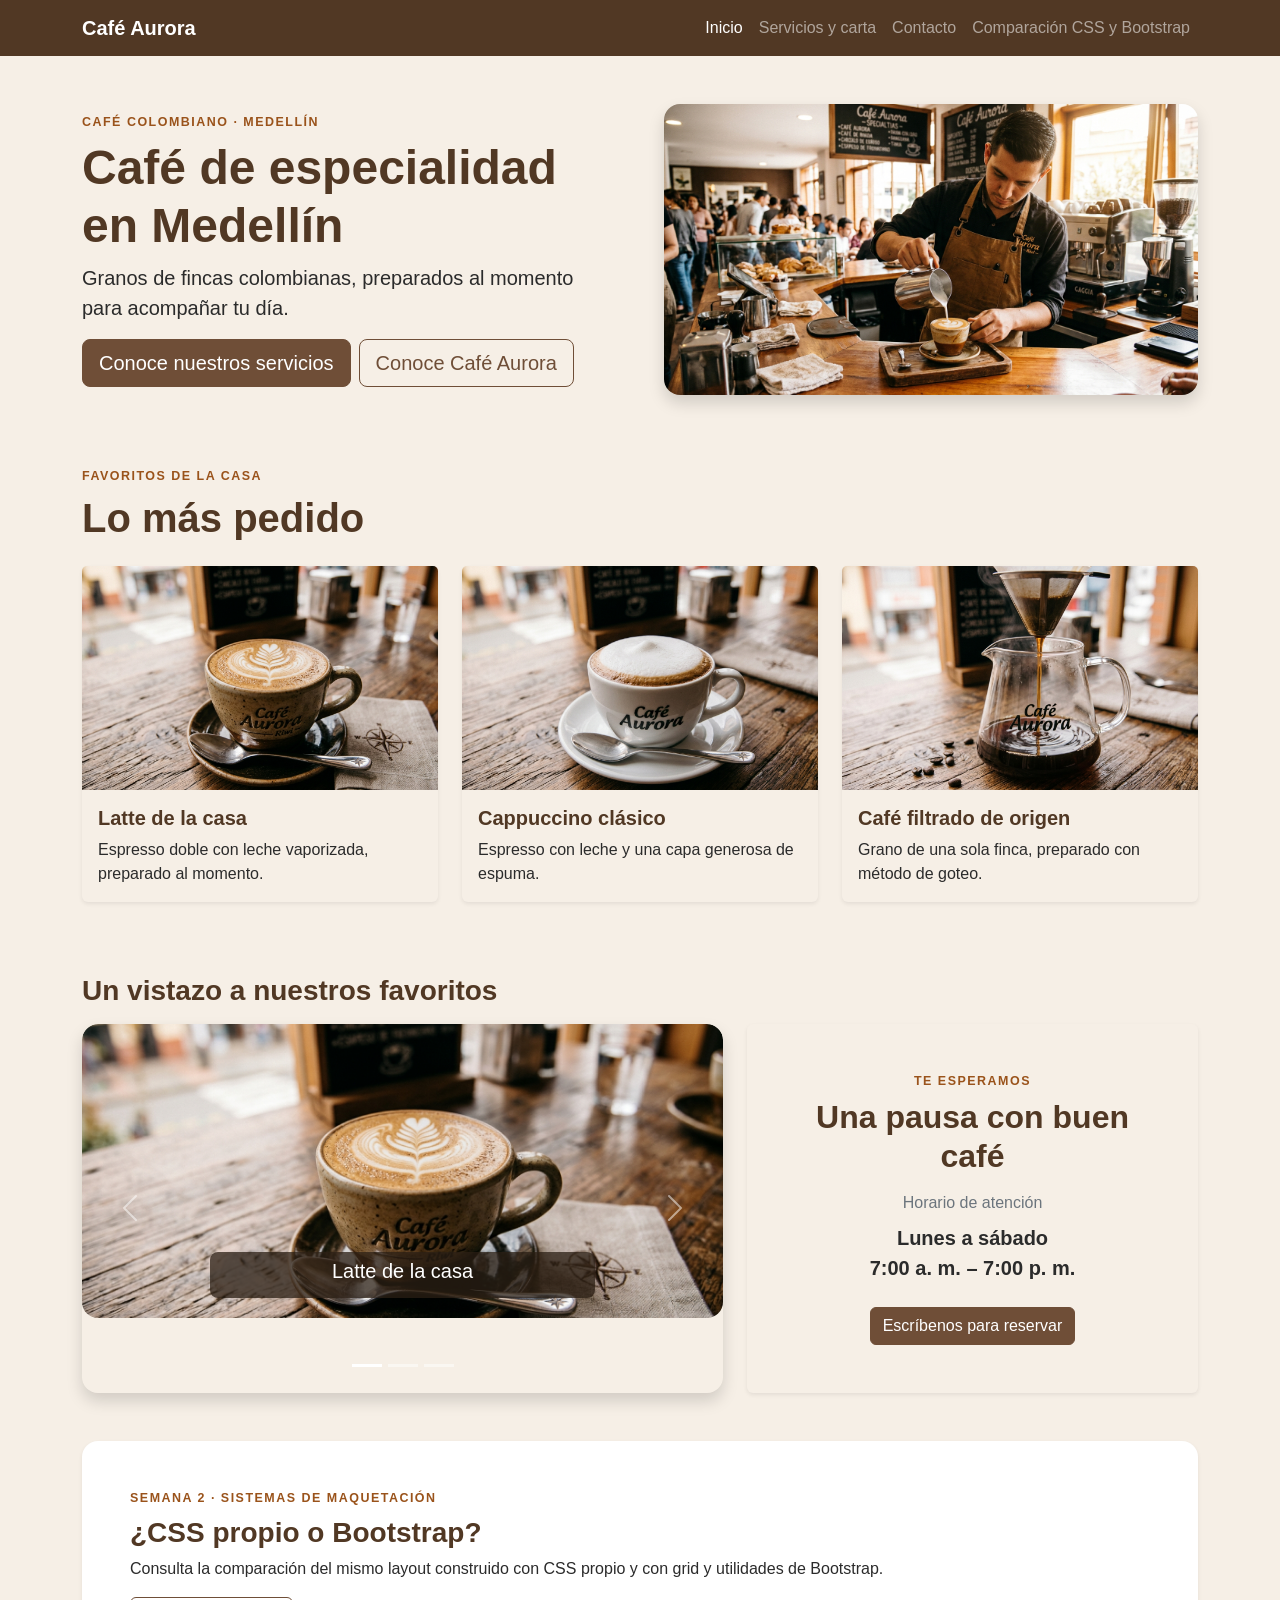
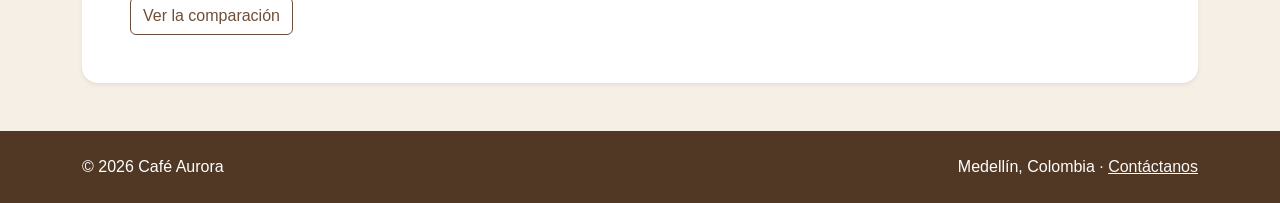
<file: index.html>
<!doctype html>
<html lang="es">
<head>
    <meta charset="utf-8">
    <meta name="viewport" content="width=device-width, initial-scale=1">
    <meta name="description" content="Café Aurora es una cafetería de especialidad en Medellín con granos seleccionados de fincas colombianas.">
    <title>Café Aurora | Café de especialidad en Medellín</title>
    <link href="https://cdn.jsdelivr.net/npm/bootstrap@5.3.8/dist/css/bootstrap.min.css" rel="stylesheet" integrity="sha384-sRIl4kxILFvY47J16cr9ZwB07vP4J8+LH7qKQnuqkuIAvNWLzeN8tE5YBujZqJLB" crossorigin="anonymous">
    <link rel="stylesheet" href="css/styles.css">
</head>
<body>
    <nav class="navbar navbar-expand-lg navbar-cafe" data-bs-theme="dark" aria-label="Navegación principal">
        <div class="container">
            <a class="navbar-brand fw-bold" href="index.html">Café Aurora</a>
            <button class="navbar-toggler" type="button" data-bs-toggle="collapse" data-bs-target="#menuPrincipal" aria-controls="menuPrincipal" aria-expanded="false" aria-label="Abrir o cerrar el menú">
                <span class="navbar-toggler-icon"></span>
            </button>
            <div class="collapse navbar-collapse" id="menuPrincipal">
                <ul class="navbar-nav ms-auto mb-2 mb-lg-0">
                    <li class="nav-item"><a class="nav-link active" aria-current="page" href="index.html">Inicio</a></li>
                    <li class="nav-item"><a class="nav-link" href="pages/servicios.html">Servicios y carta</a></li>
                    <li class="nav-item"><a class="nav-link" href="pages/contacto.html">Contacto</a></li>
                    <li class="nav-item"><a class="nav-link" href="pages/comparativa-bootstrap.html">Comparación CSS y Bootstrap</a></li>
                </ul>
            </div>
        </div>
    </nav>

    <main>
        <section class="container py-5">
            <div class="row align-items-center g-4 g-lg-5">
                <div class="col-lg-6">
                    <p class="eyebrow mb-2">Café colombiano · Medellín</p>
                    <h1 class="display-5 fw-bold text-cafe">Café de especialidad en Medellín</h1>
                    <p class="lead">Granos de fincas colombianas, preparados al momento para acompañar tu día.</p>
                    <div class="d-flex flex-column flex-sm-row gap-2">
                        <a class="btn btn-primary btn-lg" href="pages/servicios.html">Conoce nuestros servicios</a>
                        <button class="btn btn-outline-primary btn-lg" type="button" data-bs-toggle="modal" data-bs-target="#modalBienvenida">Conoce Café Aurora</button>
                    </div>
                </div>
                <div class="col-lg-6">
                    <img class="img-fluid hero-image rounded-4 shadow" src="img/portada.jpg" alt="Barista sirviendo café en el mostrador de Café Aurora" width="900" height="600">
                </div>
            </div>
        </section>

        <section class="container py-4" aria-labelledby="favoritos-titulo">
            <div class="mb-4">
                <p class="eyebrow mb-2">Favoritos de la casa</p>
                <h2 class="h1 fw-bold text-cafe" id="favoritos-titulo">Lo más pedido</h2>
            </div>
            <div class="row row-cols-1 row-cols-md-2 row-cols-lg-3 g-4">
                <div class="col"><article class="card h-100 border-0 shadow-sm">
                    <img class="card-img-top product-image" src="img/latte.jpg" alt="Latte con arte en la espuma servido en una taza" width="600" height="338">
                    <div class="card-body"><h3 class="card-title h5 fw-bold">Latte de la casa</h3><p class="card-text">Espresso doble con leche vaporizada, preparado al momento.</p></div>
                </article></div>
                <div class="col"><article class="card h-100 border-0 shadow-sm">
                    <img class="card-img-top product-image" src="img/cappuccino.jpg" alt="Cappuccino clásico con espuma servido en una taza" width="600" height="338">
                    <div class="card-body"><h3 class="card-title h5 fw-bold">Cappuccino clásico</h3><p class="card-text">Espresso con leche y una capa generosa de espuma.</p></div>
                </article></div>
                <div class="col"><article class="card h-100 border-0 shadow-sm">
                    <img class="card-img-top product-image" src="img/filtrado.jpg" alt="Café filtrado cayendo en una jarra de vidrio" width="600" height="338">
                    <div class="card-body"><h3 class="card-title h5 fw-bold">Café filtrado de origen</h3><p class="card-text">Grano de una sola finca, preparado con método de goteo.</p></div>
                </article></div>
            </div>
        </section>

        <section class="container py-5" aria-labelledby="carrusel-titulo">
            <h2 class="h3 fw-bold text-cafe mb-3" id="carrusel-titulo">Un vistazo a nuestros favoritos</h2>
            <div class="row g-4 align-items-stretch">
                <div class="col-lg-7">
                    <div id="carruselAurora" class="carousel slide rounded-4 overflow-hidden shadow h-100" aria-label="Favoritos de Café Aurora">
                        <div class="carousel-indicators">
                            <button type="button" data-bs-target="#carruselAurora" data-bs-slide-to="0" class="active" aria-current="true" aria-label="Mostrar latte"></button>
                            <button type="button" data-bs-target="#carruselAurora" data-bs-slide-to="1" aria-label="Mostrar cappuccino"></button>
                            <button type="button" data-bs-target="#carruselAurora" data-bs-slide-to="2" aria-label="Mostrar café filtrado"></button>
                        </div>
                        <div class="carousel-inner rounded-4">
                            <div class="carousel-item active"><img src="img/latte.jpg" class="d-block w-100 carousel-image" alt="Latte de la casa con arte en la espuma"><div class="carousel-caption"><h3 class="h5">Latte de la casa</h3></div></div>
                            <div class="carousel-item"><img src="img/cappuccino.jpg" class="d-block w-100 carousel-image" alt="Cappuccino clásico con espuma"><div class="carousel-caption"><h3 class="h5">Cappuccino clásico</h3></div></div>
                            <div class="carousel-item"><img src="img/filtrado.jpg" class="d-block w-100 carousel-image" alt="Café filtrado de origen servido en una jarra"><div class="carousel-caption"><h3 class="h5">Café filtrado de origen</h3></div></div>
                        </div>
                        <button class="carousel-control-prev" type="button" data-bs-target="#carruselAurora" data-bs-slide="prev"><span class="carousel-control-prev-icon" aria-hidden="true"></span><span class="visually-hidden">Anterior</span></button>
                        <button class="carousel-control-next" type="button" data-bs-target="#carruselAurora" data-bs-slide="next"><span class="carousel-control-next-icon" aria-hidden="true"></span><span class="visually-hidden">Siguiente</span></button>
                    </div>
                </div>
                <aside class="col-lg-5" aria-labelledby="horario-titulo">
                    <div class="card border-0 shadow-sm h-100">
                        <div class="card-body d-flex flex-column justify-content-center align-items-center text-center p-4 p-xl-5">
                            <p class="eyebrow mb-2">Te esperamos</p>
                            <h3 class="card-title h2 fw-bold mb-3" id="horario-titulo">Una pausa con buen café</h3>
                            <p class="text-secondary mb-2">Horario de atención</p>
                            <p class="fs-5 fw-semibold mb-4">Lunes a sábado<br>7:00 a. m. – 7:00 p. m.</p>
                            <a class="btn btn-primary" href="pages/contacto.html">Escríbenos para reservar</a>
                        </div>
                    </div>
                </aside>
            </div>
        </section>

        <section class="container pb-5" aria-labelledby="comparativa-enlace">
            <div class="rounded-4 bg-white p-4 p-md-5 shadow-sm">
                <p class="eyebrow mb-2">Semana 2 · Sistemas de maquetación</p>
                <h2 class="h3 fw-bold text-cafe" id="comparativa-enlace">¿CSS propio o Bootstrap?</h2>
                <p>Consulta la comparación del mismo layout construido con CSS propio y con grid y utilidades de Bootstrap.</p>
                <a class="btn btn-outline-primary" href="pages/comparativa-bootstrap.html">Ver la comparación</a>
            </div>
        </section>
    </main>

    <footer class="footer-cafe py-4 text-white">
        <div class="container d-flex flex-column flex-md-row justify-content-between gap-2">
            <p class="mb-0">© 2026 Café Aurora</p>
            <p class="mb-0">Medellín, Colombia · <a class="link-light" href="pages/contacto.html">Contáctanos</a></p>
        </div>
    </footer>
    <div class="modal fade" id="modalBienvenida" tabindex="-1" aria-labelledby="modalBienvenidaTitulo" aria-hidden="true">
        <div class="modal-dialog modal-dialog-centered"><div class="modal-content">
            <div class="modal-header"><h2 class="modal-title h5 text-cafe" id="modalBienvenidaTitulo">Bienvenido a Café Aurora</h2><button class="btn-close" type="button" data-bs-dismiss="modal" aria-label="Cerrar"></button></div>
            <div class="modal-body">Café de especialidad, preparado al momento con granos de fincas colombianas. Conoce nuestros servicios y encuentra tu próximo favorito.</div>
            <div class="modal-footer"><button class="btn btn-outline-primary" type="button" data-bs-dismiss="modal">Seguir explorando</button><a class="btn btn-primary" href="pages/servicios.html">Ver servicios</a></div>
        </div></div>
    </div>
    <script src="https://cdn.jsdelivr.net/npm/bootstrap@5.3.8/dist/js/bootstrap.bundle.min.js" integrity="sha384-FKyoEForCGlyvwx9Hj09JcYn3nv7wiPVlz7YYwJrWVcXK/BmnVDxM+D2scQbITxI" crossorigin="anonymous"></script>
</body>
</html>
</file>
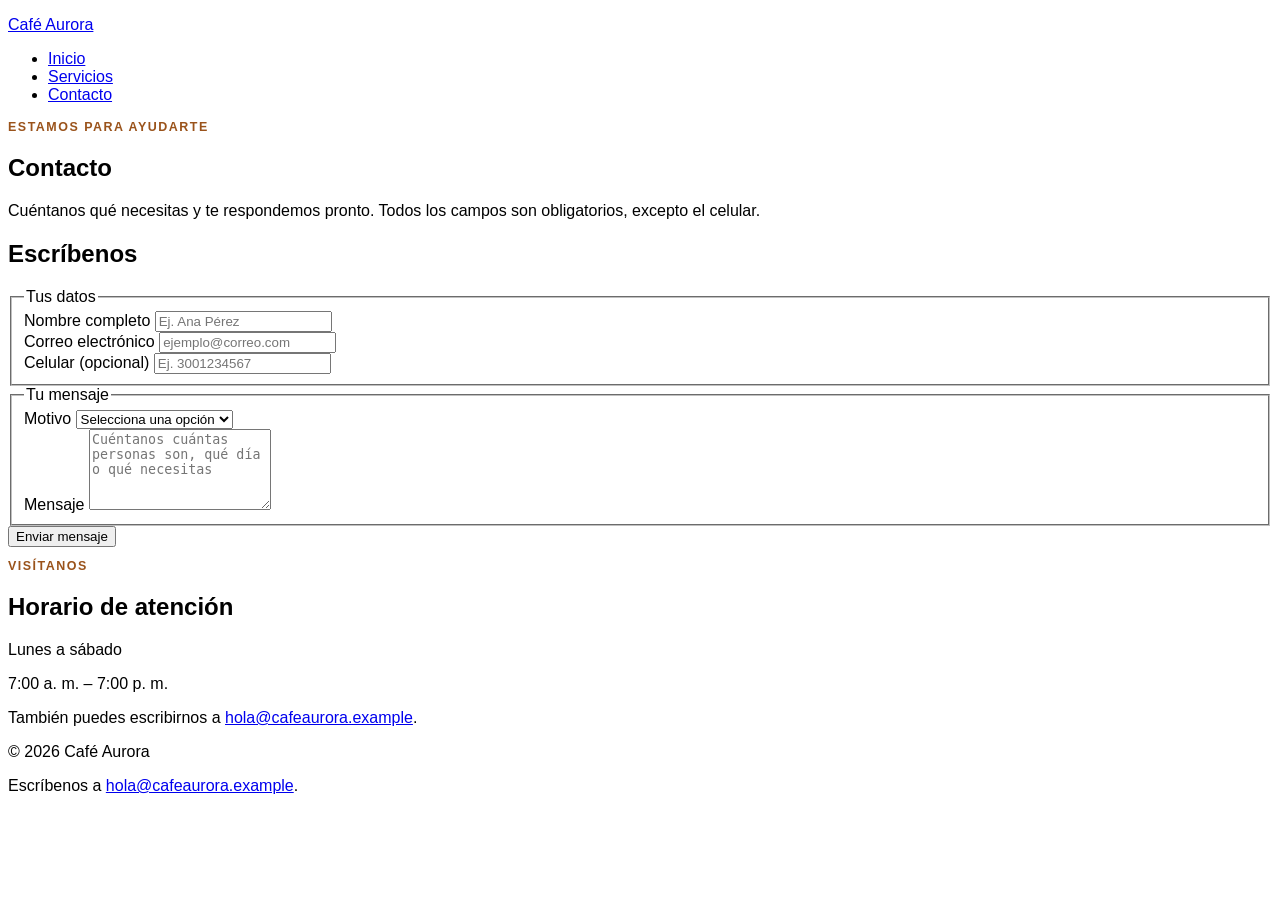
<file: contacto.html>
<!DOCTYPE html>
<html lang="es">
<head>
    <meta charset="UTF-8">
    <meta name="viewport" content="width=device-width, initial-scale=1.0">
    <meta name="description" content="Escríbenos para hacer una reserva o un pedido para tu empresa en Café Aurora, Medellín. Completa el formulario de contacto y te respondemos.">
    <title>Café Aurora | Contacto y reservas</title>
    <link rel="stylesheet" href="css/styles.css">
</head>
<body>
    <header class="site-header">
        <div class="header-inner">
            <p class="logo"><a href="index.html">Café Aurora</a></p>
            <nav aria-label="Navegación principal">
                <ul>
                    <li><a href="index.html">Inicio</a></li>
                    <li><a href="servicios.html">Servicios</a></li>
                    <li><a href="contacto.html" aria-current="page">Contacto</a></li>
                </ul>
            </nav>
        </div>
    </header>

    <main>
        <section class="page-intro">
            <p class="eyebrow">Estamos para ayudarte</p>
            <h1>Contacto</h1>
            <p>Cuéntanos qué necesitas y te respondemos pronto. Todos los campos son obligatorios, excepto el celular.</p>
        </section>

        <section class="contact-layout">
            <div class="contact-card">
                <h2>Escríbenos</h2>
                <form action="#" method="post">
                    <fieldset>
                        <legend>Tus datos</legend>
                        <div class="form-field">
                            <label for="nombre">Nombre completo</label>
                            <input type="text" id="nombre" name="nombre" autocomplete="name" minlength="3" maxlength="60" placeholder="Ej. Ana Pérez" required>
                        </div>
                        <div class="form-field">
                            <label for="correo">Correo electrónico</label>
                            <input type="email" id="correo" name="correo" autocomplete="email" placeholder="ejemplo@correo.com" required>
                        </div>
                        <div class="form-field">
                            <label for="telefono">Celular (opcional)</label>
                            <input type="tel" id="telefono" name="telefono" autocomplete="tel" pattern="3[0-9]{9}" title="10 dígitos, sin espacios, que empiecen por 3" placeholder="Ej. 3001234567">
                        </div>
                    </fieldset>

                    <fieldset>
                        <legend>Tu mensaje</legend>
                        <div class="form-field">
                            <label for="motivo">Motivo</label>
                            <select id="motivo" name="motivo" required>
                                <option value="" disabled selected>Selecciona una opción</option>
                                <option value="reserva">Reservar</option>
                                <option value="pedido">Pedido para empresa</option>
                                <option value="consulta">Consulta general</option>
                            </select>
                        </div>
                        <div class="form-field">
                            <label for="mensaje">Mensaje</label>
                            <textarea id="mensaje" name="mensaje" rows="5" minlength="10" maxlength="500" placeholder="Cuéntanos cuántas personas son, qué día o qué necesitas" required></textarea>
                        </div>
                    </fieldset>
                    <button type="submit">Enviar mensaje</button>
                </form>
            </div>

            <aside class="hours contact-hours">
                <p class="eyebrow">Visítanos</p>
                <h2>Horario de atención</h2>
                <p>Lunes a sábado</p>
                <p class="hours-time">7:00 a. m. – 7:00 p. m.</p>
                <p>También puedes escribirnos a <a href="mailto:hola@cafeaurora.example">hola@cafeaurora.example</a>.</p>
            </aside>
        </section>
    </main>

    <footer class="site-footer">
        <div class="footer-inner">
            <p>&copy; 2026 Café Aurora</p>
            <p>Escríbenos a <a href="mailto:hola@cafeaurora.example">hola@cafeaurora.example</a>.</p>
        </div>
    </footer>
</body>
</html>
</file>
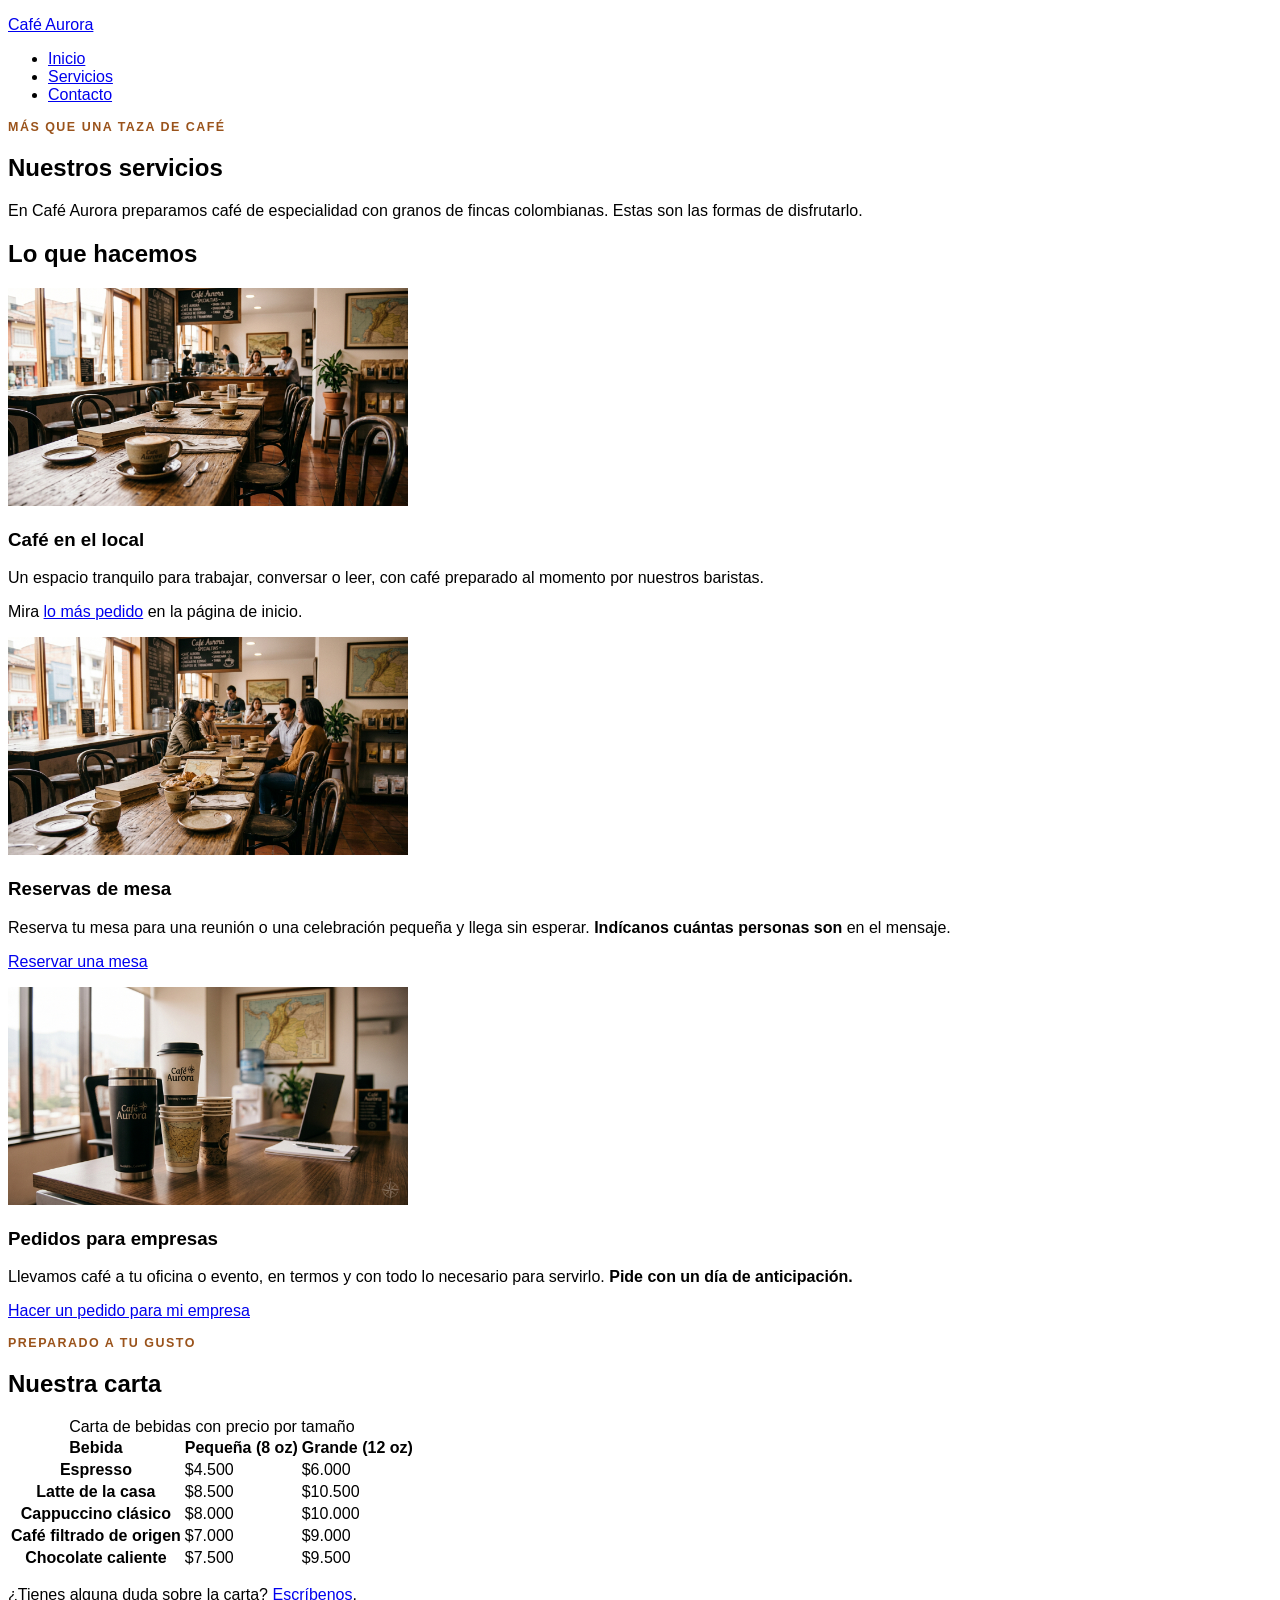
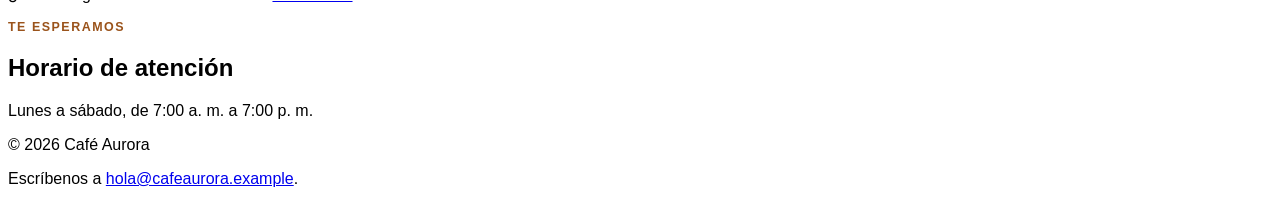
<file: servicios.html>
<!DOCTYPE html>
<html lang="es">
<head>
    <meta charset="UTF-8">
    <meta name="viewport" content="width=device-width, initial-scale=1.0">
    <meta name="description" content="Conoce los servicios de Café Aurora en Medellín: café en el local, reservas de mesa y pedidos para empresas. Mira también nuestra carta de bebidas con precios.">
    <title>Café Aurora | Servicios y carta en Medellín</title>
    <link rel="stylesheet" href="css/styles.css">
</head>
<body>
    <header class="site-header">
        <div class="header-inner">
            <p class="logo"><a href="index.html">Café Aurora</a></p>
            <nav aria-label="Navegación principal">
                <ul>
                    <li><a href="index.html">Inicio</a></li>
                    <li><a href="servicios.html" aria-current="page">Servicios</a></li>
                    <li><a href="contacto.html">Contacto</a></li>
                </ul>
            </nav>
        </div>
    </header>

    <main>
        <section class="page-intro">
            <p class="eyebrow">Más que una taza de café</p>
            <h1>Nuestros servicios</h1>
            <p>En Café Aurora preparamos café de especialidad con granos de fincas colombianas. Estas son las formas de disfrutarlo.</p>
        </section>

        <section class="section-block">
            <div class="section-heading">
                <h2>Lo que hacemos</h2>
            </div>
            <div class="card-grid servicios">
                <article class="card tarjeta">
                    <img src="img/servicio-local.jpg" alt="Mesas de madera con tazas de café en el interior de Café Aurora" width="400">
                    <div class="card-content">
                        <h3>Café en el local</h3>
                        <p>Un espacio tranquilo para trabajar, conversar o leer, con café preparado al momento por nuestros baristas.</p>
                        <p>Mira <a href="index.html">lo más pedido</a> en la página de inicio.</p>
                    </div>
                </article>
                <article class="card tarjeta">
                    <img src="img/servicio-reservas.jpg" alt="Mesa larga preparada para un grupo con tazas y platos de postre" width="400">
                    <div class="card-content">
                        <h3>Reservas de mesa</h3>
                        <p>Reserva tu mesa para una reunión o una celebración pequeña y llega sin esperar. <strong>Indícanos cuántas personas son</strong> en el mensaje.</p>
                        <p><a href="contacto.html">Reservar una mesa</a></p>
                    </div>
                </article>
                <article class="card tarjeta">
                    <img src="img/servicio-empresas.jpg" alt="Termos de café y vasos listos para llevar sobre una mesa de oficina" width="400">
                    <div class="card-content">
                        <h3>Pedidos para empresas</h3>
                        <p>Llevamos café a tu oficina o evento, en termos y con todo lo necesario para servirlo. <strong>Pide con un día de anticipación.</strong></p>
                        <p><a href="contacto.html">Hacer un pedido para mi empresa</a></p>
                    </div>
                </article>
            </div>
        </section>

        <section class="section-block">
            <div class="section-heading">
                <p class="eyebrow">Preparado a tu gusto</p>
                <h2>Nuestra carta</h2>
            </div>
            <div class="table-wrap">
                <table>
                    <caption>Carta de bebidas con precio por tamaño</caption>
                    <thead>
                        <tr><th scope="col">Bebida</th><th scope="col">Pequeña (8 oz)</th><th scope="col">Grande (12 oz)</th></tr>
                    </thead>
                    <tbody>
                        <tr><th scope="row">Espresso</th><td>$4.500</td><td>$6.000</td></tr>
                        <tr><th scope="row">Latte de la casa</th><td>$8.500</td><td>$10.500</td></tr>
                        <tr><th scope="row">Cappuccino clásico</th><td>$8.000</td><td>$10.000</td></tr>
                        <tr><th scope="row">Café filtrado de origen</th><td>$7.000</td><td>$9.000</td></tr>
                        <tr><th scope="row">Chocolate caliente</th><td>$7.500</td><td>$9.500</td></tr>
                    </tbody>
                </table>
            </div>
            <p>¿Tienes alguna duda sobre la carta? <a href="contacto.html">Escríbenos</a>.</p>
        </section>

        <aside class="hours">
            <div><p class="eyebrow">Te esperamos</p><h2>Horario de atención</h2></div>
            <p>Lunes a sábado, de 7:00 a. m. a 7:00 p. m.</p>
        </aside>
    </main>

    <footer class="site-footer">
        <div class="footer-inner">
            <p>&copy; 2026 Café Aurora</p>
            <p>Escríbenos a <a href="mailto:hola@cafeaurora.example">hola@cafeaurora.example</a>.</p>
        </div>
    </footer>
</body>
</html>
</file>
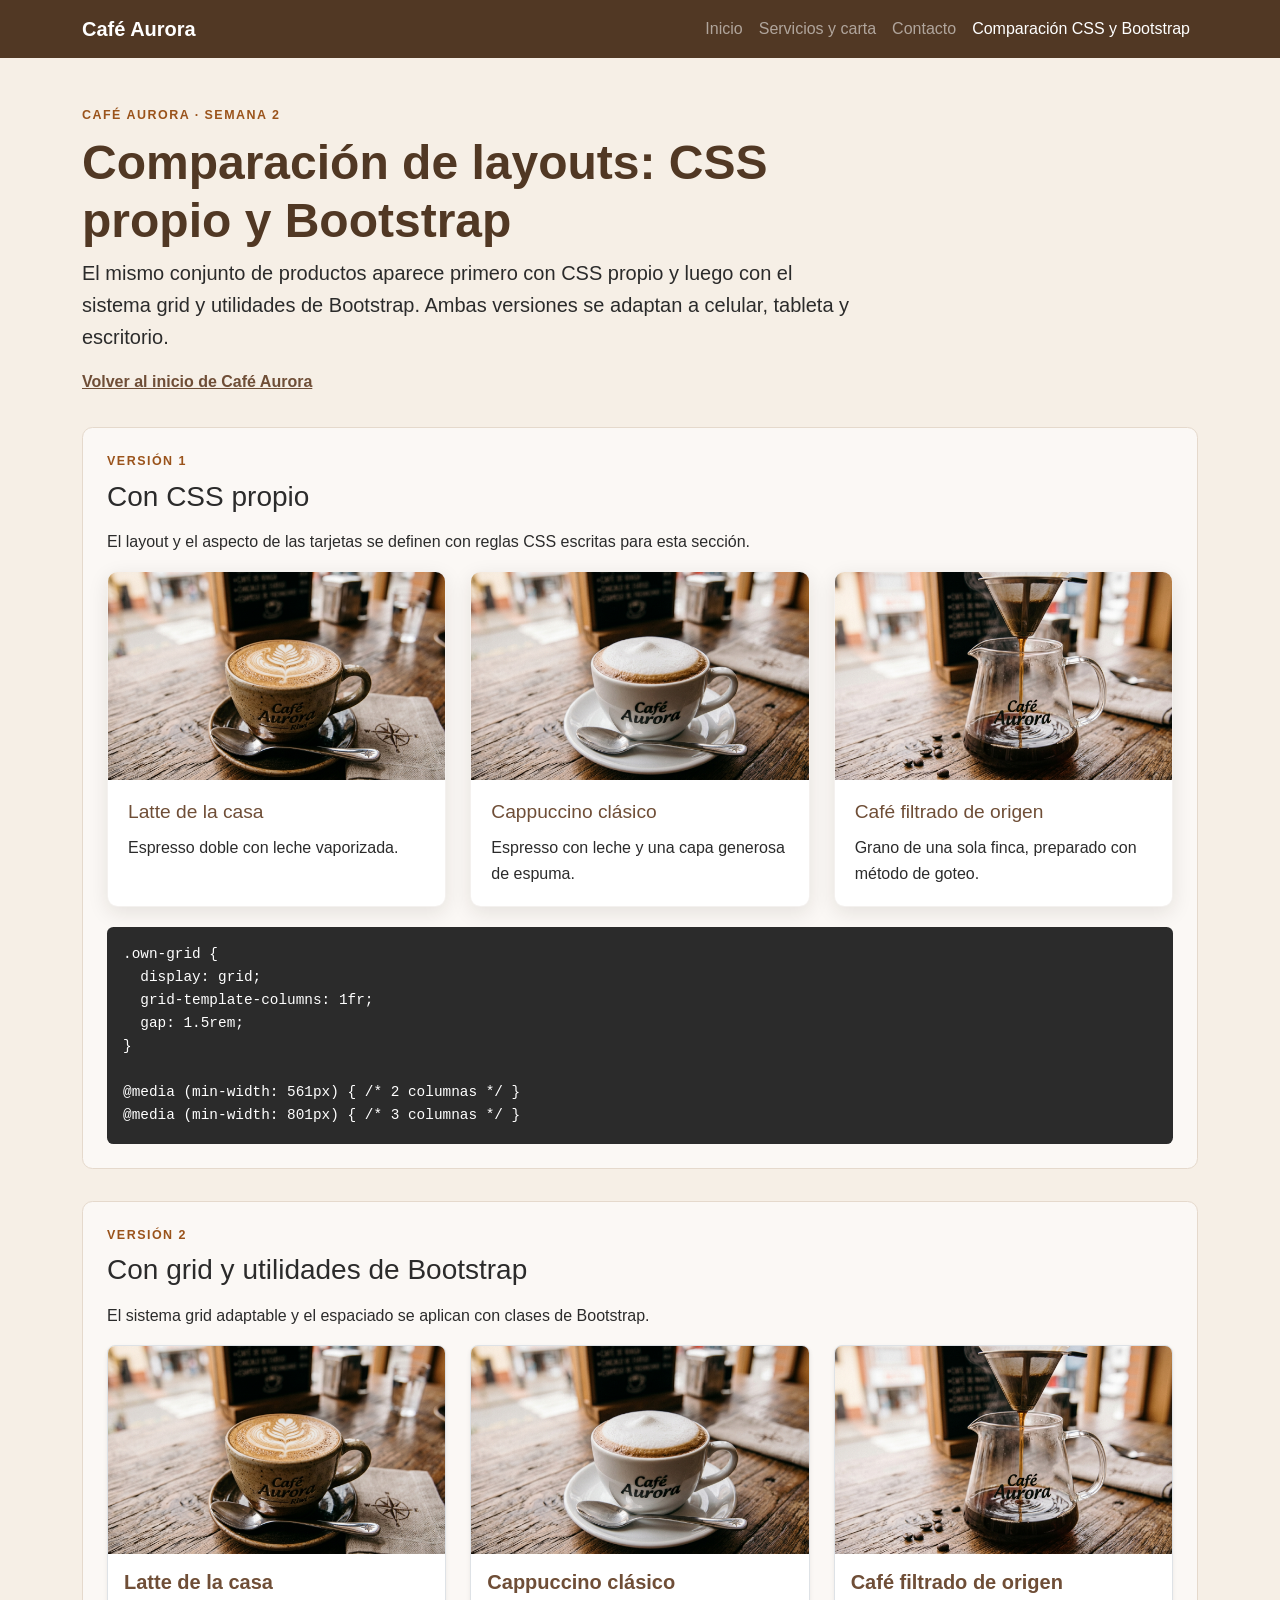
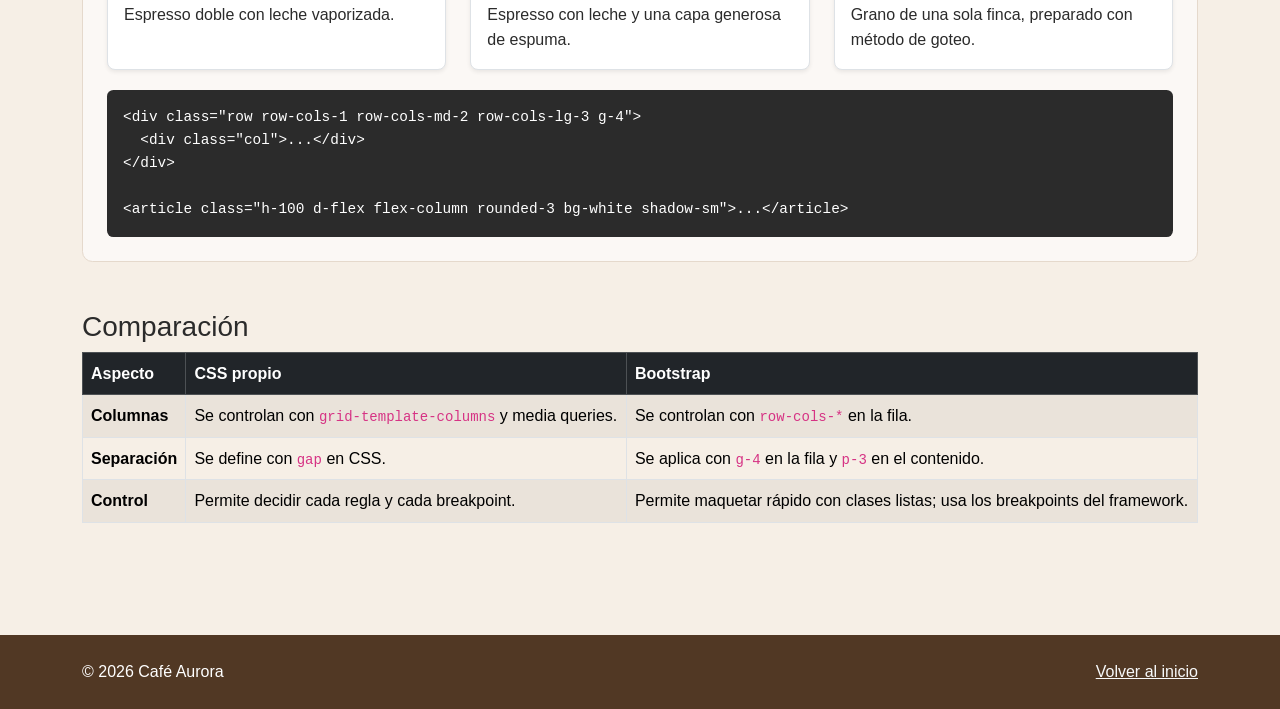
<file: pages/comparativa-bootstrap.html>
<!doctype html>
<html lang="es">
<head>
    <meta charset="utf-8">
    <meta name="viewport" content="width=device-width, initial-scale=1">
    <meta name="description" content="Comparación del layout de productos de Café Aurora con CSS propio y con grid y utilidades de Bootstrap.">
    <title>Comparación CSS y Bootstrap | Café Aurora</title>
    <link href="https://cdn.jsdelivr.net/npm/bootstrap@5.3.8/dist/css/bootstrap.min.css" rel="stylesheet" integrity="sha384-sRIl4kxILFvY47J16cr9ZwB07vP4J8+LH7qKQnuqkuIAvNWLzeN8tE5YBujZqJLB" crossorigin="anonymous">
    <link rel="stylesheet" href="../css/styles.css">
    <style>
        :root {
            --color-primario: #6f4e37;
            --color-primario-oscuro: #513824;
            --color-acento: #d9822b;
            --color-texto: #2b2b2b;
            --color-fondo: #f6efe6;
            --color-borde: #e5d9cc;
            --radio: 0.65rem;
            --sombra: 0 6px 20px rgb(43 31 20 / 10%);
        }

        body {
            margin: 0;
            background: var(--color-fondo);
            color: var(--color-texto);
            font-family: Arial, Helvetica, sans-serif;
            line-height: 1.6;
        }

        h1,
        h2,
        h3 {
            color: var(--color-primario-oscuro);
        }

        .page-heading {
            max-width: 48rem;
        }

        .eyebrow {
            color: #9a531b;
            font-size: 0.78rem;
            font-weight: 800;
            letter-spacing: 0.12em;
            text-transform: uppercase;
        }

        .comparison-section {
            margin-top: 2rem;
            padding: 1.5rem;
            border: 1px solid var(--color-borde);
            border-radius: var(--radio);
            background: rgb(255 255 255 / 60%);
        }

        .demo-image {
            display: block;
            width: 100%;
            height: 13rem;
            object-fit: cover;
        }

        .own-grid {
            display: grid;
            grid-template-columns: 1fr;
            gap: 1.5rem;
        }

        .own-card {
            display: flex;
            min-width: 0;
            flex-direction: column;
            overflow: hidden;
            border: 1px solid rgb(111 78 55 / 8%);
            border-radius: var(--radio);
            background: #fff;
            box-shadow: var(--sombra);
        }

        .own-card-content {
            flex: 1;
            padding: 1.25rem;
        }

        .own-card h3 {
            margin: 0 0 0.75rem;
            color: var(--color-primario);
            font-size: 1.2rem;
        }

        .own-card p {
            margin: 0;
        }

        .bootstrap-card-title {
            color: var(--color-primario);
        }

        .code-note {
            overflow-x: auto;
            margin: 1.25rem 0 0;
            padding: 1rem;
            border-radius: 0.4rem;
            background: #2b2b2b;
            color: #fff;
            font-size: 0.9rem;
        }

        .comparison-table-wrap {
            overflow-x: auto;
            margin-top: 2rem;
        }

        .comparison-table {
            width: 100%;
            border-collapse: collapse;
            background: #fff;
        }

        .comparison-table th,
        .comparison-table td {
            padding: 0.8rem 1rem;
            border-bottom: 1px solid var(--color-borde);
            text-align: left;
            vertical-align: top;
        }

        .comparison-table thead {
            background: var(--color-primario);
            color: #fff;
        }

        .back-link {
            color: var(--color-primario);
            font-weight: 700;
        }

        @media (min-width: 561px) {
            .own-grid {
                grid-template-columns: repeat(2, minmax(0, 1fr));
            }
        }

        @media (min-width: 801px) {
            .own-grid {
                grid-template-columns: repeat(3, minmax(0, 1fr));
            }
        }
    </style>
</head>
<body>
    <nav class="navbar navbar-expand-lg navbar-cafe" data-bs-theme="dark" aria-label="Navegación principal">
        <div class="container">
            <a class="navbar-brand fw-bold" href="../index.html">Café Aurora</a>
            <button class="navbar-toggler" type="button" data-bs-toggle="collapse" data-bs-target="#menuPrincipal" aria-controls="menuPrincipal" aria-expanded="false" aria-label="Abrir o cerrar el menú"><span class="navbar-toggler-icon"></span></button>
            <div class="collapse navbar-collapse" id="menuPrincipal">
                <ul class="navbar-nav ms-auto mb-2 mb-lg-0">
                    <li class="nav-item"><a class="nav-link" href="../index.html">Inicio</a></li>
                    <li class="nav-item"><a class="nav-link" href="servicios.html">Servicios y carta</a></li>
                    <li class="nav-item"><a class="nav-link" href="contacto.html">Contacto</a></li>
                    <li class="nav-item"><a class="nav-link active" aria-current="page" href="comparativa-bootstrap.html">Comparación CSS y Bootstrap</a></li>
                </ul>
            </div>
        </div>
    </nav>
    <main class="container py-5">
        <header class="page-heading mb-4">
            <p class="eyebrow mb-2">Café Aurora · Semana 2</p>
            <h1 class="display-5 fw-bold">Comparación de layouts: CSS propio y Bootstrap</h1>
            <p class="lead">El mismo conjunto de productos aparece primero con CSS propio y luego con el sistema grid y utilidades de Bootstrap. Ambas versiones se adaptan a celular, tableta y escritorio.</p>
            <a class="back-link" href="../index.html">Volver al inicio de Café Aurora</a>
        </header>

        <section class="comparison-section" aria-labelledby="own-heading">
            <p class="eyebrow mb-2">Versión 1</p>
            <h2 id="own-heading" class="h3 mb-3">Con CSS propio</h2>
            <p>El layout y el aspecto de las tarjetas se definen con reglas CSS escritas para esta sección.</p>

            <div class="own-grid">
                <article class="own-card">
                    <img class="demo-image" src="../img/latte.jpg" alt="Latte con arte en la espuma servido en una taza">
                    <div class="own-card-content">
                        <h3>Latte de la casa</h3>
                        <p>Espresso doble con leche vaporizada.</p>
                    </div>
                </article>
                <article class="own-card">
                    <img class="demo-image" src="../img/cappuccino.jpg" alt="Cappuccino clásico con espuma servido en una taza">
                    <div class="own-card-content">
                        <h3>Cappuccino clásico</h3>
                        <p>Espresso con leche y una capa generosa de espuma.</p>
                    </div>
                </article>
                <article class="own-card">
                    <img class="demo-image" src="../img/filtrado.jpg" alt="Café filtrado cayendo en una jarra de vidrio">
                    <div class="own-card-content">
                        <h3>Café filtrado de origen</h3>
                        <p>Grano de una sola finca, preparado con método de goteo.</p>
                    </div>
                </article>
            </div>

            <pre class="code-note"><code>.own-grid {
  display: grid;
  grid-template-columns: 1fr;
  gap: 1.5rem;
}

@media (min-width: 561px) { /* 2 columnas */ }
@media (min-width: 801px) { /* 3 columnas */ }</code></pre>
        </section>

        <section class="comparison-section" aria-labelledby="bootstrap-heading">
            <p class="eyebrow mb-2">Versión 2</p>
            <h2 id="bootstrap-heading" class="h3 mb-3">Con grid y utilidades de Bootstrap</h2>
            <p>El sistema grid adaptable y el espaciado se aplican con clases de Bootstrap.</p>

            <div class="row row-cols-1 row-cols-md-2 row-cols-lg-3 g-4">
                <div class="col">
                    <article class="h-100 d-flex flex-column overflow-hidden rounded-3 border bg-white shadow-sm">
                        <img class="demo-image object-fit-cover" src="../img/latte.jpg" alt="Latte con arte en la espuma servido en una taza">
                        <div class="d-flex flex-grow-1 flex-column p-3">
                            <h3 class="bootstrap-card-title h5 fw-bold">Latte de la casa</h3>
                            <p class="mb-0">Espresso doble con leche vaporizada.</p>
                        </div>
                    </article>
                </div>
                <div class="col">
                    <article class="h-100 d-flex flex-column overflow-hidden rounded-3 border bg-white shadow-sm">
                        <img class="demo-image object-fit-cover" src="../img/cappuccino.jpg" alt="Cappuccino clásico con espuma servido en una taza">
                        <div class="d-flex flex-grow-1 flex-column p-3">
                            <h3 class="bootstrap-card-title h5 fw-bold">Cappuccino clásico</h3>
                            <p class="mb-0">Espresso con leche y una capa generosa de espuma.</p>
                        </div>
                    </article>
                </div>
                <div class="col">
                    <article class="h-100 d-flex flex-column overflow-hidden rounded-3 border bg-white shadow-sm">
                        <img class="demo-image object-fit-cover" src="../img/filtrado.jpg" alt="Café filtrado cayendo en una jarra de vidrio">
                        <div class="d-flex flex-grow-1 flex-column p-3">
                            <h3 class="bootstrap-card-title h5 fw-bold">Café filtrado de origen</h3>
                            <p class="mb-0">Grano de una sola finca, preparado con método de goteo.</p>
                        </div>
                    </article>
                </div>
            </div>

            <pre class="code-note"><code>&lt;div class="row row-cols-1 row-cols-md-2 row-cols-lg-3 g-4"&gt;
  &lt;div class="col"&gt;...&lt;/div&gt;
&lt;/div&gt;

&lt;article class="h-100 d-flex flex-column rounded-3 bg-white shadow-sm"&gt;...&lt;/article&gt;</code></pre>
        </section>

        <section class="table-responsive my-5" aria-labelledby="comparison-heading">
            <h2 id="comparison-heading" class="h3">Comparación</h2>
            <table class="table table-bordered table-striped align-middle bg-white">
                <thead class="table-dark">
                    <tr>
                        <th scope="col">Aspecto</th>
                        <th scope="col">CSS propio</th>
                        <th scope="col">Bootstrap</th>
                    </tr>
                </thead>
                <tbody>
                    <tr>
                        <th scope="row">Columnas</th>
                        <td>Se controlan con <code>grid-template-columns</code> y media queries.</td>
                        <td>Se controlan con <code>row-cols-*</code> en la fila.</td>
                    </tr>
                    <tr>
                        <th scope="row">Separación</th>
                        <td>Se define con <code>gap</code> en CSS.</td>
                        <td>Se aplica con <code>g-4</code> en la fila y <code>p-3</code> en el contenido.</td>
                    </tr>
                    <tr>
                        <th scope="row">Control</th>
                        <td>Permite decidir cada regla y cada breakpoint.</td>
                        <td>Permite maquetar rápido con clases listas; usa los breakpoints del framework.</td>
                    </tr>
                </tbody>
            </table>
        </section>
    </main>
    <footer class="footer-cafe py-4 text-white"><div class="container d-flex flex-column flex-md-row justify-content-between gap-2"><p class="mb-0">© 2026 Café Aurora</p><p class="mb-0"><a class="link-light" href="../index.html">Volver al inicio</a></p></div></footer>
    <script src="https://cdn.jsdelivr.net/npm/bootstrap@5.3.8/dist/js/bootstrap.bundle.min.js" integrity="sha384-FKyoEForCGlyvwx9Hj09JcYn3nv7wiPVlz7YYwJrWVcXK/BmnVDxM+D2scQbITxI" crossorigin="anonymous"></script>
</body>
</html>
</file>
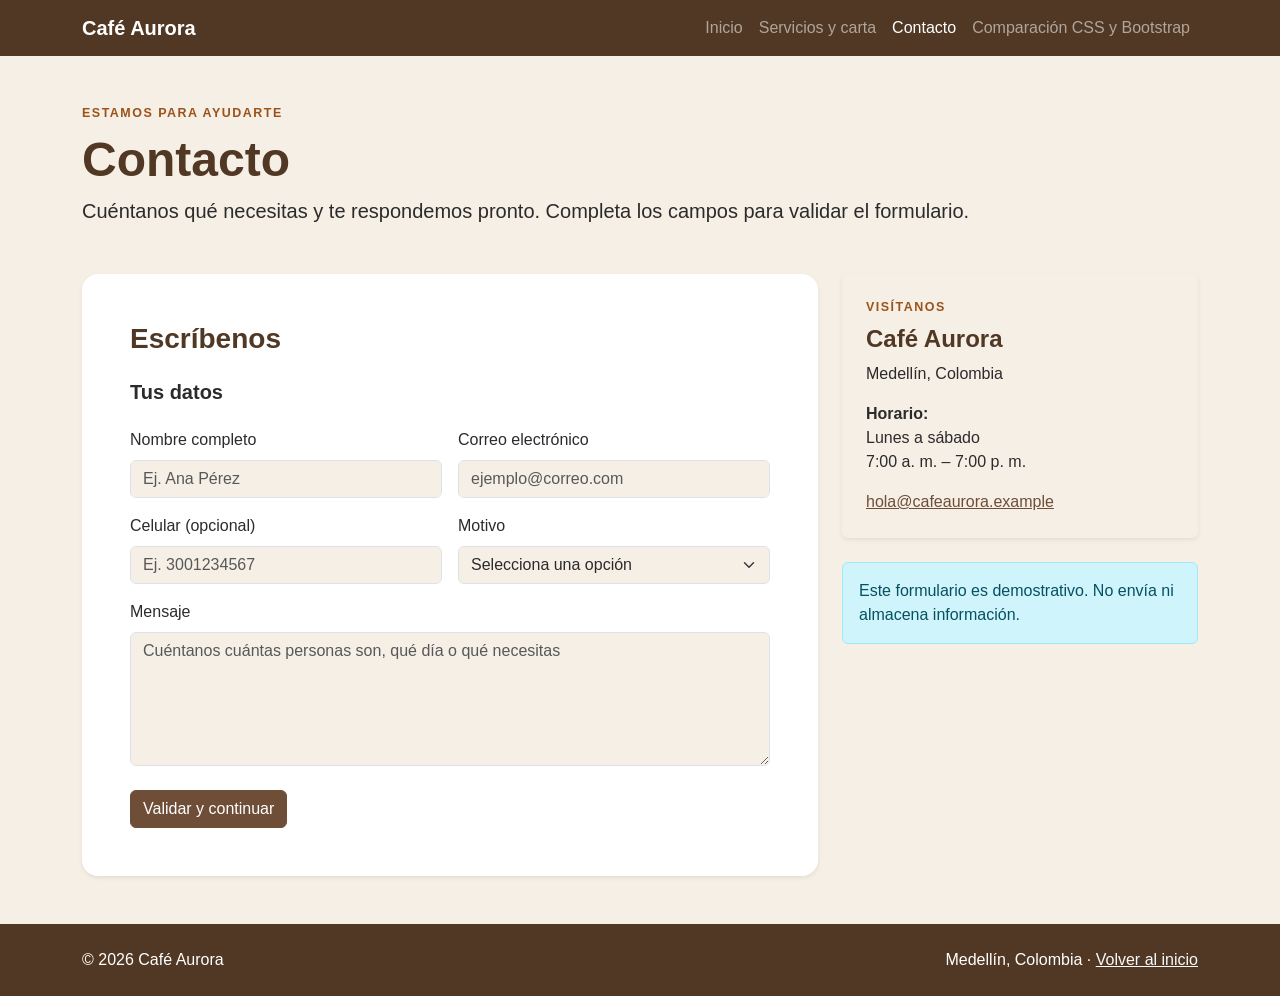
<file: pages/contacto.html>
<!doctype html>
<html lang="es">
<head>
    <meta charset="utf-8">
    <meta name="viewport" content="width=device-width, initial-scale=1">
    <meta name="description" content="Escríbenos para hacer una reserva o un pedido para tu empresa en Café Aurora, Medellín.">
    <title>Café Aurora | Contacto y reservas</title>
    <link href="https://cdn.jsdelivr.net/npm/bootstrap@5.3.8/dist/css/bootstrap.min.css" rel="stylesheet" integrity="sha384-sRIl4kxILFvY47J16cr9ZwB07vP4J8+LH7qKQnuqkuIAvNWLzeN8tE5YBujZqJLB" crossorigin="anonymous">
    <link rel="stylesheet" href="../css/styles.css">
</head>
<body>
    <nav class="navbar navbar-expand-lg navbar-cafe" data-bs-theme="dark" aria-label="Navegación principal">
        <div class="container">
            <a class="navbar-brand fw-bold" href="../index.html">Café Aurora</a>
            <button class="navbar-toggler" type="button" data-bs-toggle="collapse" data-bs-target="#menuPrincipal" aria-controls="menuPrincipal" aria-expanded="false" aria-label="Abrir o cerrar el menú"><span class="navbar-toggler-icon"></span></button>
            <div class="collapse navbar-collapse" id="menuPrincipal">
                <ul class="navbar-nav ms-auto mb-2 mb-lg-0">
                    <li class="nav-item"><a class="nav-link" href="../index.html">Inicio</a></li>
                    <li class="nav-item"><a class="nav-link" href="servicios.html">Servicios y carta</a></li>
                    <li class="nav-item"><a class="nav-link active" aria-current="page" href="contacto.html">Contacto</a></li>
                    <li class="nav-item"><a class="nav-link" href="comparativa-bootstrap.html">Comparación CSS y Bootstrap</a></li>
                </ul>
            </div>
        </div>
    </nav>

    <main class="container py-5">
        <header class="mb-5">
            <p class="eyebrow mb-2">Estamos para ayudarte</p>
            <h1 class="display-5 fw-bold text-cafe">Contacto</h1>
            <p class="lead">Cuéntanos qué necesitas y te respondemos pronto. Completa los campos para validar el formulario.</p>
        </header>

        <div class="row g-4 align-items-start">
            <section class="col-lg-8" aria-labelledby="formulario-titulo">
                <div class="rounded-4 bg-white p-4 p-md-5 shadow-sm">
                    <h2 class="h3 fw-bold text-cafe mb-4" id="formulario-titulo">Escríbenos</h2>
                    <form id="formularioContacto" class="needs-validation" novalidate>
                        <fieldset class="mb-4">
                            <legend class="h5 fw-bold">Tus datos</legend>
                            <div class="row g-3">
                                <div class="col-md-6">
                                    <label class="form-label" for="nombre">Nombre completo</label>
                                    <input class="form-control" type="text" id="nombre" name="nombre" autocomplete="name" minlength="3" maxlength="60" placeholder="Ej. Ana Pérez" required>
                                    <div class="invalid-feedback">Escribe tu nombre completo (mínimo 3 caracteres).</div>
                                </div>
                                <div class="col-md-6">
                                    <label class="form-label" for="correo">Correo electrónico</label>
                                    <input class="form-control" type="email" id="correo" name="correo" autocomplete="email" placeholder="ejemplo@correo.com" required>
                                    <div class="invalid-feedback">Escribe una dirección de correo válida.</div>
                                </div>
                                <div class="col-md-6">
                                    <label class="form-label" for="telefono">Celular (opcional)</label>
                                    <input class="form-control" type="tel" id="telefono" name="telefono" autocomplete="tel" pattern="3[0-9]{9}" title="10 dígitos, sin espacios, que empiecen por 3" placeholder="Ej. 3001234567">
                                    <div class="invalid-feedback">Usa 10 dígitos sin espacios, empezando por 3.</div>
                                </div>
                                <div class="col-md-6">
                                    <label class="form-label" for="motivo">Motivo</label>
                                    <select class="form-select" id="motivo" name="motivo" required>
                                        <option value="" selected disabled>Selecciona una opción</option>
                                        <option value="reserva">Reservar una mesa</option>
                                        <option value="empresa">Pedido para empresa</option>
                                        <option value="consulta">Consulta general</option>
                                    </select>
                                    <div class="invalid-feedback">Selecciona el motivo de tu mensaje.</div>
                                </div>
                                <div class="col-12">
                                    <label class="form-label" for="mensaje">Mensaje</label>
                                    <textarea class="form-control" id="mensaje" name="mensaje" rows="5" minlength="10" maxlength="500" placeholder="Cuéntanos cuántas personas son, qué día o qué necesitas" required></textarea>
                                    <div class="invalid-feedback">Escribe un mensaje de al menos 10 caracteres.</div>
                                </div>
                            </div>
                        </fieldset>
                        <button class="btn btn-primary" type="submit">Validar y continuar</button>
                    </form>
                    <div class="alert alert-success d-none mt-4" id="mensajeExito" role="status">Los campos se validaron correctamente. Esta demostración no envía ni guarda tus datos.</div>
                </div>
            </section>

            <aside class="col-lg-4" aria-labelledby="visitanos-titulo">
                <div class="card border-0 shadow-sm">
                    <div class="card-body p-4">
                        <p class="eyebrow mb-2">Visítanos</p>
                        <h2 class="card-title h4 fw-bold" id="visitanos-titulo">Café Aurora</h2>
                        <p class="card-text">Medellín, Colombia</p>
                        <p><strong>Horario:</strong><br>Lunes a sábado<br>7:00 a. m. – 7:00 p. m.</p>
                        <a href="mailto:hola@cafeaurora.example">hola@cafeaurora.example</a>
                    </div>
                </div>
                <div class="alert alert-info mt-4" role="alert">Este formulario es demostrativo. No envía ni almacena información.</div>
            </aside>
        </div>
    </main>

    <footer class="footer-cafe py-4 text-white"><div class="container d-flex flex-column flex-md-row justify-content-between gap-2"><p class="mb-0">© 2026 Café Aurora</p><p class="mb-0">Medellín, Colombia · <a class="link-light" href="../index.html">Volver al inicio</a></p></div></footer>

    <script src="https://cdn.jsdelivr.net/npm/bootstrap@5.3.8/dist/js/bootstrap.bundle.min.js" integrity="sha384-FKyoEForCGlyvwx9Hj09JcYn3nv7wiPVlz7YYwJrWVcXK/BmnVDxM+D2scQbITxI" crossorigin="anonymous"></script>
    <script>
        const formularioContacto = document.getElementById('formularioContacto');
        formularioContacto.addEventListener('submit', (event) => {
            event.preventDefault();
            formularioContacto.classList.add('was-validated');
            if (formularioContacto.checkValidity()) {
                document.getElementById('mensajeExito').classList.remove('d-none');
                formularioContacto.reset();
                formularioContacto.classList.remove('was-validated');
            }
        });
    </script>
</body>
</html>
</file>
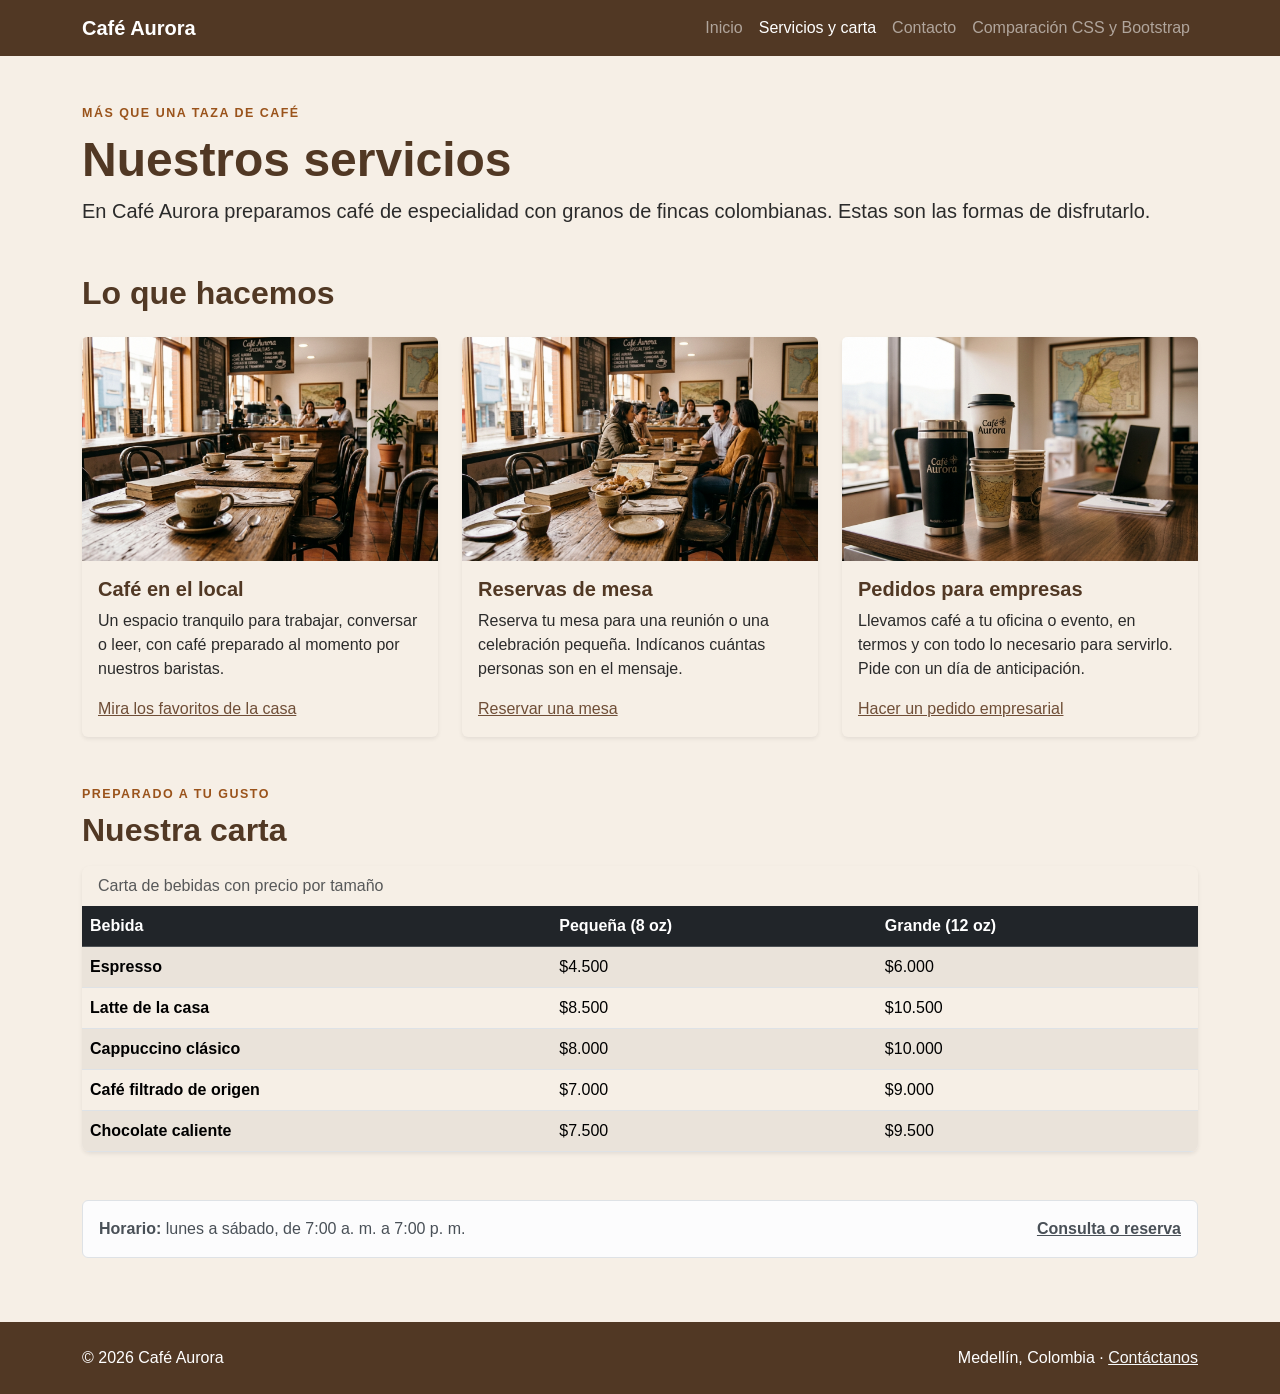
<file: pages/servicios.html>
<!doctype html>
<html lang="es">
<head>
    <meta charset="utf-8">
    <meta name="viewport" content="width=device-width, initial-scale=1">
    <meta name="description" content="Conoce los servicios de Café Aurora en Medellín y consulta la carta de bebidas.">
    <title>Café Aurora | Servicios y carta</title>
    <link href="https://cdn.jsdelivr.net/npm/bootstrap@5.3.8/dist/css/bootstrap.min.css" rel="stylesheet" integrity="sha384-sRIl4kxILFvY47J16cr9ZwB07vP4J8+LH7qKQnuqkuIAvNWLzeN8tE5YBujZqJLB" crossorigin="anonymous">
    <link rel="stylesheet" href="../css/styles.css">
</head>
<body>
    <nav class="navbar navbar-expand-lg navbar-cafe" data-bs-theme="dark" aria-label="Navegación principal">
        <div class="container">
            <a class="navbar-brand fw-bold" href="../index.html">Café Aurora</a>
            <button class="navbar-toggler" type="button" data-bs-toggle="collapse" data-bs-target="#menuPrincipal" aria-controls="menuPrincipal" aria-expanded="false" aria-label="Abrir o cerrar el menú"><span class="navbar-toggler-icon"></span></button>
            <div class="collapse navbar-collapse" id="menuPrincipal">
                <ul class="navbar-nav ms-auto mb-2 mb-lg-0">
                    <li class="nav-item"><a class="nav-link" href="../index.html">Inicio</a></li>
                    <li class="nav-item"><a class="nav-link active" aria-current="page" href="servicios.html">Servicios y carta</a></li>
                    <li class="nav-item"><a class="nav-link" href="contacto.html">Contacto</a></li>
                    <li class="nav-item"><a class="nav-link" href="comparativa-bootstrap.html">Comparación CSS y Bootstrap</a></li>
                </ul>
            </div>
        </div>
    </nav>

    <main class="container py-5">
        <header class="mb-5">
            <p class="eyebrow mb-2">Más que una taza de café</p>
            <h1 class="display-5 fw-bold text-cafe">Nuestros servicios</h1>
            <p class="lead">En Café Aurora preparamos café de especialidad con granos de fincas colombianas. Estas son las formas de disfrutarlo.</p>
        </header>

        <section class="mb-5" aria-labelledby="servicios-titulo">
            <h2 class="h2 fw-bold text-cafe mb-4" id="servicios-titulo">Lo que hacemos</h2>
            <div class="row row-cols-1 row-cols-md-2 row-cols-lg-3 g-4">
                <div class="col"><article class="card h-100 border-0 shadow-sm">
                    <img class="card-img-top product-image" src="../img/servicio-local.jpg" alt="Mesas de madera con tazas de café en el interior de Café Aurora" width="600" height="400">
                    <div class="card-body"><h3 class="card-title h5 fw-bold">Café en el local</h3><p class="card-text">Un espacio tranquilo para trabajar, conversar o leer, con café preparado al momento por nuestros baristas.</p><a href="../index.html" class="card-link">Mira los favoritos de la casa</a></div>
                </article></div>
                <div class="col"><article class="card h-100 border-0 shadow-sm">
                    <img class="card-img-top product-image" src="../img/servicio-reservas.jpg" alt="Mesa larga preparada para un grupo con tazas y platos de postre" width="600" height="400">
                    <div class="card-body"><h3 class="card-title h5 fw-bold">Reservas de mesa</h3><p class="card-text">Reserva tu mesa para una reunión o una celebración pequeña. Indícanos cuántas personas son en el mensaje.</p><a href="contacto.html" class="card-link">Reservar una mesa</a></div>
                </article></div>
                <div class="col"><article class="card h-100 border-0 shadow-sm">
                    <img class="card-img-top product-image" src="../img/servicio-empresas.jpg" alt="Termos de café y vasos listos para llevar sobre una mesa de oficina" width="600" height="400">
                    <div class="card-body"><h3 class="card-title h5 fw-bold">Pedidos para empresas</h3><p class="card-text">Llevamos café a tu oficina o evento, en termos y con todo lo necesario para servirlo. Pide con un día de anticipación.</p><a href="contacto.html" class="card-link">Hacer un pedido empresarial</a></div>
                </article></div>
            </div>
        </section>

        <section class="mb-5" aria-labelledby="carta-titulo">
            <p class="eyebrow mb-2">Preparado a tu gusto</p>
            <h2 class="h2 fw-bold text-cafe mb-3" id="carta-titulo">Nuestra carta</h2>
            <div class="table-responsive rounded-3 shadow-sm">
                <table class="table table-striped table-hover align-middle mb-0">
                    <caption class="caption-top px-3">Carta de bebidas con precio por tamaño</caption>
                    <thead class="table-dark"><tr><th scope="col">Bebida</th><th scope="col">Pequeña (8 oz)</th><th scope="col">Grande (12 oz)</th></tr></thead>
                    <tbody>
                        <tr><th scope="row">Espresso</th><td>$4.500</td><td>$6.000</td></tr>
                        <tr><th scope="row">Latte de la casa</th><td>$8.500</td><td>$10.500</td></tr>
                        <tr><th scope="row">Cappuccino clásico</th><td>$8.000</td><td>$10.000</td></tr>
                        <tr><th scope="row">Café filtrado de origen</th><td>$7.000</td><td>$9.000</td></tr>
                        <tr><th scope="row">Chocolate caliente</th><td>$7.500</td><td>$9.500</td></tr>
                    </tbody>
                </table>
            </div>
        </section>

        <div class="alert alert-light border d-flex flex-column flex-md-row justify-content-between align-items-md-center gap-2" role="alert">
            <span><strong>Horario:</strong> lunes a sábado, de 7:00 a. m. a 7:00 p. m.</span>
            <a class="alert-link" href="contacto.html">Consulta o reserva</a>
        </div>
    </main>

    <footer class="footer-cafe py-4 text-white"><div class="container d-flex flex-column flex-md-row justify-content-between gap-2"><p class="mb-0">© 2026 Café Aurora</p><p class="mb-0">Medellín, Colombia · <a class="link-light" href="contacto.html">Contáctanos</a></p></div></footer>
    <script src="https://cdn.jsdelivr.net/npm/bootstrap@5.3.8/dist/js/bootstrap.bundle.min.js" integrity="sha384-FKyoEForCGlyvwx9Hj09JcYn3nv7wiPVlz7YYwJrWVcXK/BmnVDxM+D2scQbITxI" crossorigin="anonymous"></script>
</body>
</html>
</file>
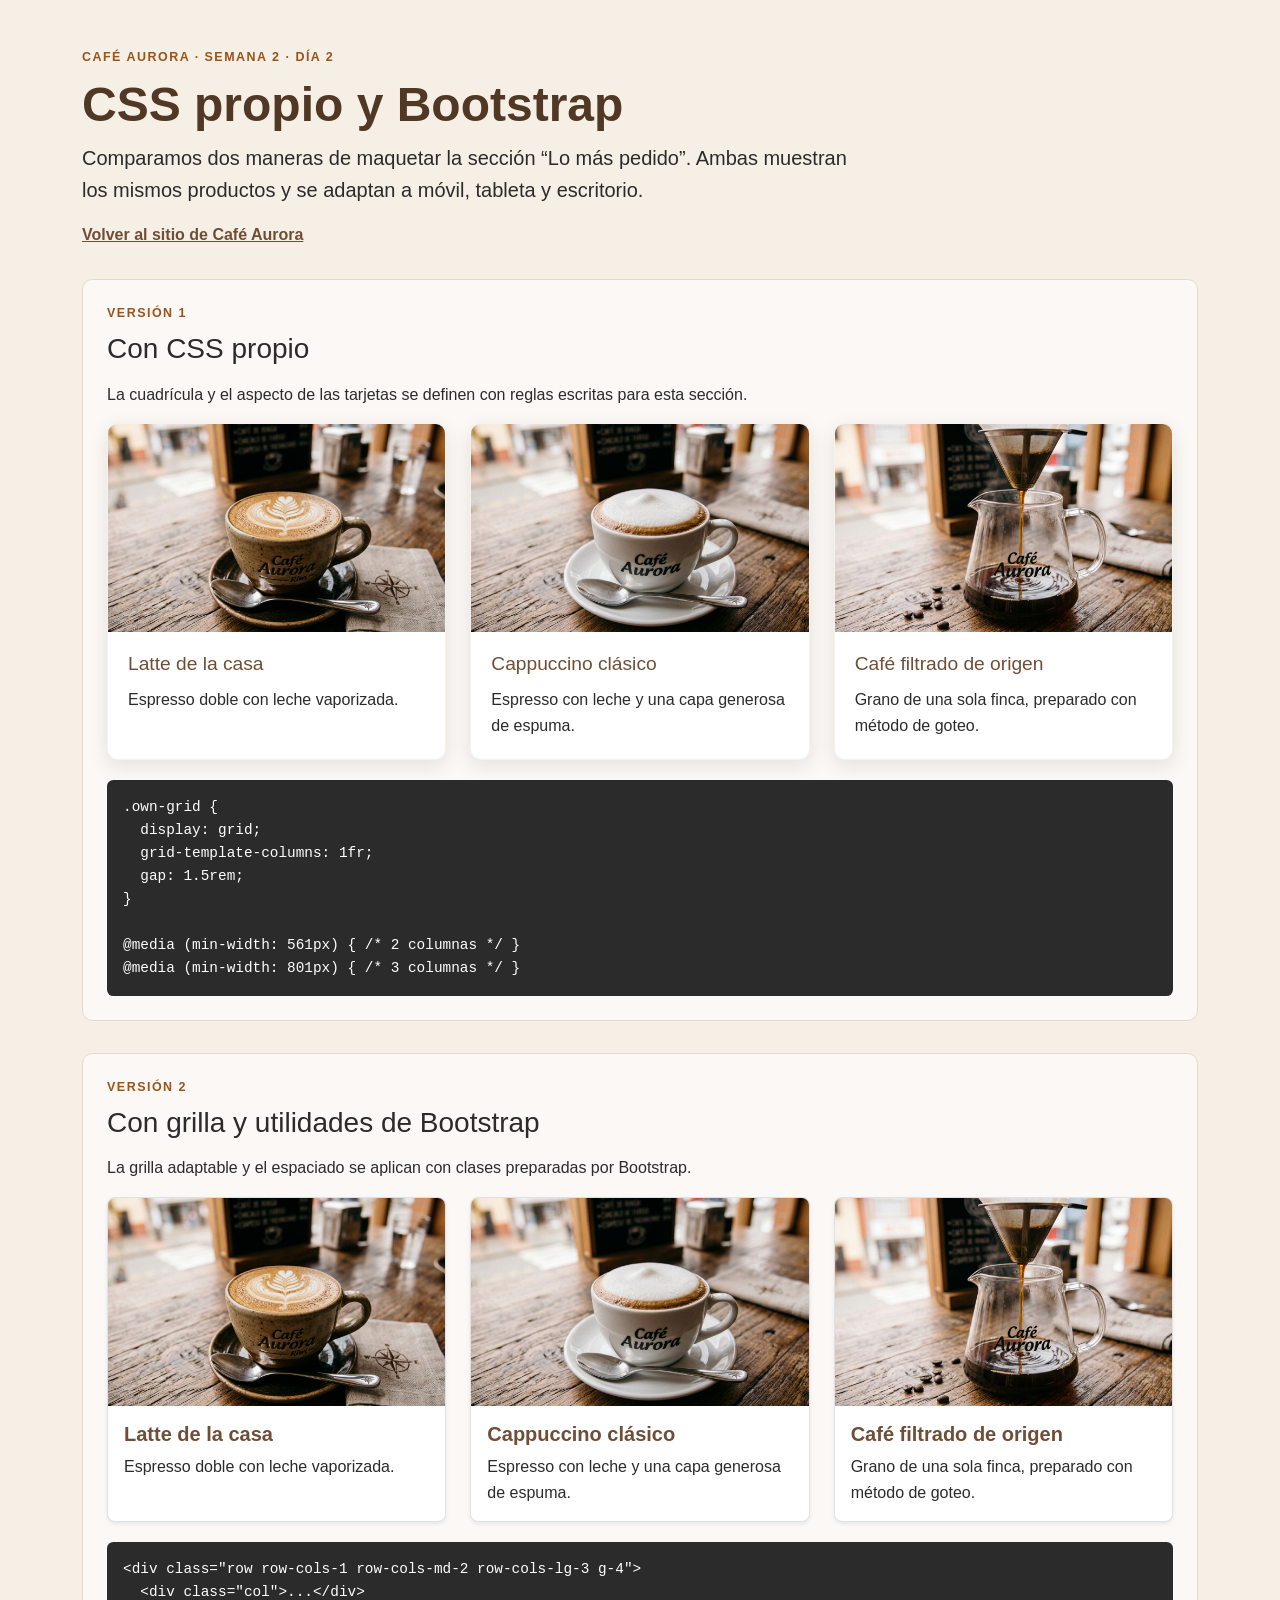
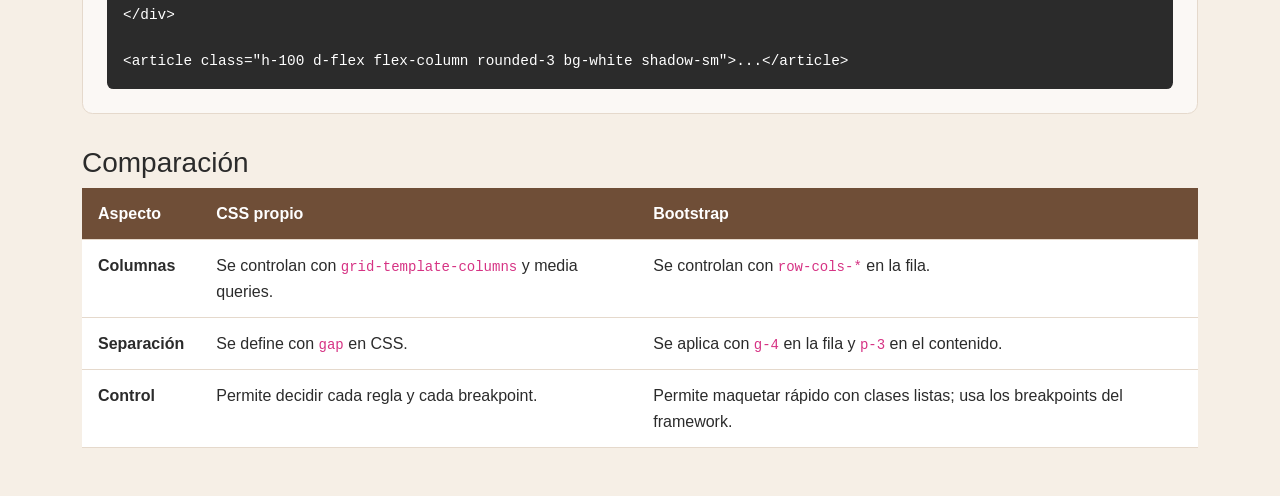
<file: pruebas/comparativa-bootstrap.html>
<!doctype html>
<html lang="es">
<head>
    <meta charset="utf-8">
    <meta name="viewport" content="width=device-width, initial-scale=1">
    <meta name="description" content="Comparación de la sección Lo más pedido de Café Aurora con CSS propio y con la grilla y utilidades de Bootstrap.">
    <title>Comparativa CSS y Bootstrap | Café Aurora</title>
    <link href="https://cdn.jsdelivr.net/npm/bootstrap@5.3.8/dist/css/bootstrap.min.css" rel="stylesheet" integrity="sha384-sRIl4kxILFvY47J16cr9ZwB07vP4J8+LH7qKQnuqkuIAvNWLzeN8tE5YBujZqJLB" crossorigin="anonymous">
    <style>
        :root {
            --color-primario: #6f4e37;
            --color-primario-oscuro: #513824;
            --color-acento: #d9822b;
            --color-texto: #2b2b2b;
            --color-fondo: #f6efe6;
            --color-borde: #e5d9cc;
            --radio: 0.65rem;
            --sombra: 0 6px 20px rgb(43 31 20 / 10%);
        }

        body {
            margin: 0;
            background: var(--color-fondo);
            color: var(--color-texto);
            font-family: Arial, Helvetica, sans-serif;
            line-height: 1.6;
        }

        h1,
        h2,
        h3 {
            color: var(--color-primario-oscuro);
        }

        .page-heading {
            max-width: 48rem;
        }

        .eyebrow {
            color: #9a531b;
            font-size: 0.78rem;
            font-weight: 800;
            letter-spacing: 0.12em;
            text-transform: uppercase;
        }

        .comparison-section {
            margin-top: 2rem;
            padding: 1.5rem;
            border: 1px solid var(--color-borde);
            border-radius: var(--radio);
            background: rgb(255 255 255 / 60%);
        }

        .demo-image {
            display: block;
            width: 100%;
            height: 13rem;
            object-fit: cover;
        }

        .own-grid {
            display: grid;
            grid-template-columns: 1fr;
            gap: 1.5rem;
        }

        .own-card {
            display: flex;
            min-width: 0;
            flex-direction: column;
            overflow: hidden;
            border: 1px solid rgb(111 78 55 / 8%);
            border-radius: var(--radio);
            background: #fff;
            box-shadow: var(--sombra);
        }

        .own-card-content {
            flex: 1;
            padding: 1.25rem;
        }

        .own-card h3 {
            margin: 0 0 0.75rem;
            color: var(--color-primario);
            font-size: 1.2rem;
        }

        .own-card p {
            margin: 0;
        }

        .bootstrap-card-title {
            color: var(--color-primario);
        }

        .code-note {
            overflow-x: auto;
            margin: 1.25rem 0 0;
            padding: 1rem;
            border-radius: 0.4rem;
            background: #2b2b2b;
            color: #fff;
            font-size: 0.9rem;
        }

        .comparison-table-wrap {
            overflow-x: auto;
            margin-top: 2rem;
        }

        .comparison-table {
            width: 100%;
            border-collapse: collapse;
            background: #fff;
        }

        .comparison-table th,
        .comparison-table td {
            padding: 0.8rem 1rem;
            border-bottom: 1px solid var(--color-borde);
            text-align: left;
            vertical-align: top;
        }

        .comparison-table thead {
            background: var(--color-primario);
            color: #fff;
        }

        .back-link {
            color: var(--color-primario);
            font-weight: 700;
        }

        @media (min-width: 561px) {
            .own-grid {
                grid-template-columns: repeat(2, minmax(0, 1fr));
            }
        }

        @media (min-width: 801px) {
            .own-grid {
                grid-template-columns: repeat(3, minmax(0, 1fr));
            }
        }
    </style>
</head>
<body>
    <main class="container py-5">
        <header class="page-heading mb-4">
            <p class="eyebrow mb-2">Café Aurora · Semana 2 · Día 2</p>
            <h1 class="display-5 fw-bold">CSS propio y Bootstrap</h1>
            <p class="lead">Comparamos dos maneras de maquetar la sección “Lo más pedido”. Ambas muestran los mismos productos y se adaptan a móvil, tableta y escritorio.</p>
            <a class="back-link" href="../index.html">Volver al sitio de Café Aurora</a>
        </header>

        <section class="comparison-section" aria-labelledby="own-heading">
            <p class="eyebrow mb-2">Versión 1</p>
            <h2 id="own-heading" class="h3 mb-3">Con CSS propio</h2>
            <p>La cuadrícula y el aspecto de las tarjetas se definen con reglas escritas para esta sección.</p>

            <div class="own-grid">
                <article class="own-card">
                    <img class="demo-image" src="../img/latte.jpg" alt="Latte con arte en la espuma servido en una taza">
                    <div class="own-card-content">
                        <h3>Latte de la casa</h3>
                        <p>Espresso doble con leche vaporizada.</p>
                    </div>
                </article>
                <article class="own-card">
                    <img class="demo-image" src="../img/cappuccino.jpg" alt="Cappuccino clásico con espuma servido en una taza">
                    <div class="own-card-content">
                        <h3>Cappuccino clásico</h3>
                        <p>Espresso con leche y una capa generosa de espuma.</p>
                    </div>
                </article>
                <article class="own-card">
                    <img class="demo-image" src="../img/filtrado.jpg" alt="Café filtrado cayendo en una jarra de vidrio">
                    <div class="own-card-content">
                        <h3>Café filtrado de origen</h3>
                        <p>Grano de una sola finca, preparado con método de goteo.</p>
                    </div>
                </article>
            </div>

            <pre class="code-note"><code>.own-grid {
  display: grid;
  grid-template-columns: 1fr;
  gap: 1.5rem;
}

@media (min-width: 561px) { /* 2 columnas */ }
@media (min-width: 801px) { /* 3 columnas */ }</code></pre>
        </section>

        <section class="comparison-section" aria-labelledby="bootstrap-heading">
            <p class="eyebrow mb-2">Versión 2</p>
            <h2 id="bootstrap-heading" class="h3 mb-3">Con grilla y utilidades de Bootstrap</h2>
            <p>La grilla adaptable y el espaciado se aplican con clases preparadas por Bootstrap.</p>

            <div class="row row-cols-1 row-cols-md-2 row-cols-lg-3 g-4">
                <div class="col">
                    <article class="h-100 d-flex flex-column overflow-hidden rounded-3 border bg-white shadow-sm">
                        <img class="demo-image object-fit-cover" src="../img/latte.jpg" alt="Latte con arte en la espuma servido en una taza">
                        <div class="d-flex flex-grow-1 flex-column p-3">
                            <h3 class="bootstrap-card-title h5 fw-bold">Latte de la casa</h3>
                            <p class="mb-0">Espresso doble con leche vaporizada.</p>
                        </div>
                    </article>
                </div>
                <div class="col">
                    <article class="h-100 d-flex flex-column overflow-hidden rounded-3 border bg-white shadow-sm">
                        <img class="demo-image object-fit-cover" src="../img/cappuccino.jpg" alt="Cappuccino clásico con espuma servido en una taza">
                        <div class="d-flex flex-grow-1 flex-column p-3">
                            <h3 class="bootstrap-card-title h5 fw-bold">Cappuccino clásico</h3>
                            <p class="mb-0">Espresso con leche y una capa generosa de espuma.</p>
                        </div>
                    </article>
                </div>
                <div class="col">
                    <article class="h-100 d-flex flex-column overflow-hidden rounded-3 border bg-white shadow-sm">
                        <img class="demo-image object-fit-cover" src="../img/filtrado.jpg" alt="Café filtrado cayendo en una jarra de vidrio">
                        <div class="d-flex flex-grow-1 flex-column p-3">
                            <h3 class="bootstrap-card-title h5 fw-bold">Café filtrado de origen</h3>
                            <p class="mb-0">Grano de una sola finca, preparado con método de goteo.</p>
                        </div>
                    </article>
                </div>
            </div>

            <pre class="code-note"><code>&lt;div class="row row-cols-1 row-cols-md-2 row-cols-lg-3 g-4"&gt;
  &lt;div class="col"&gt;...&lt;/div&gt;
&lt;/div&gt;

&lt;article class="h-100 d-flex flex-column rounded-3 bg-white shadow-sm"&gt;...&lt;/article&gt;</code></pre>
        </section>

        <section class="comparison-table-wrap" aria-labelledby="comparison-heading">
            <h2 id="comparison-heading" class="h3">Comparación</h2>
            <table class="comparison-table">
                <thead>
                    <tr>
                        <th scope="col">Aspecto</th>
                        <th scope="col">CSS propio</th>
                        <th scope="col">Bootstrap</th>
                    </tr>
                </thead>
                <tbody>
                    <tr>
                        <th scope="row">Columnas</th>
                        <td>Se controlan con <code>grid-template-columns</code> y media queries.</td>
                        <td>Se controlan con <code>row-cols-*</code> en la fila.</td>
                    </tr>
                    <tr>
                        <th scope="row">Separación</th>
                        <td>Se define con <code>gap</code> en CSS.</td>
                        <td>Se aplica con <code>g-4</code> en la fila y <code>p-3</code> en el contenido.</td>
                    </tr>
                    <tr>
                        <th scope="row">Control</th>
                        <td>Permite decidir cada regla y cada breakpoint.</td>
                        <td>Permite maquetar rápido con clases listas; usa los breakpoints del framework.</td>
                    </tr>
                </tbody>
            </table>
        </section>
    </main>
</body>
</html>
</file>
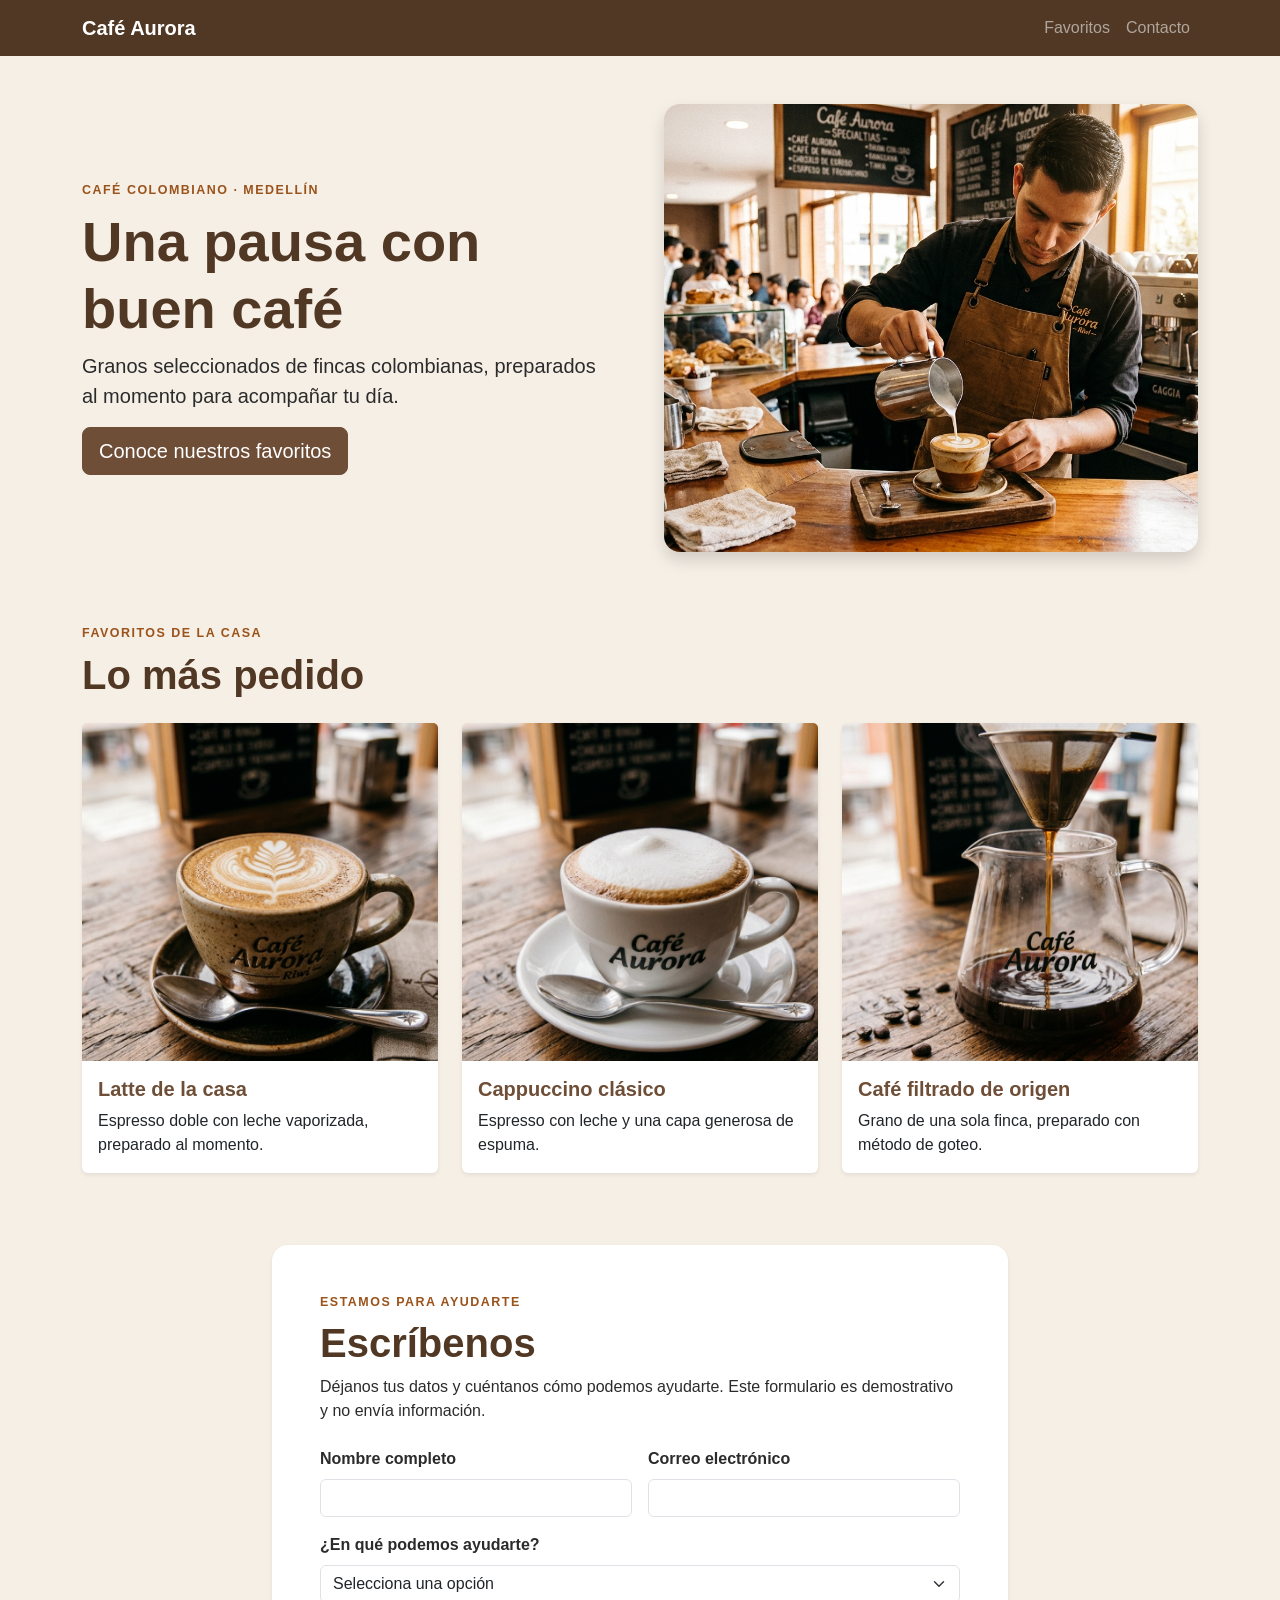
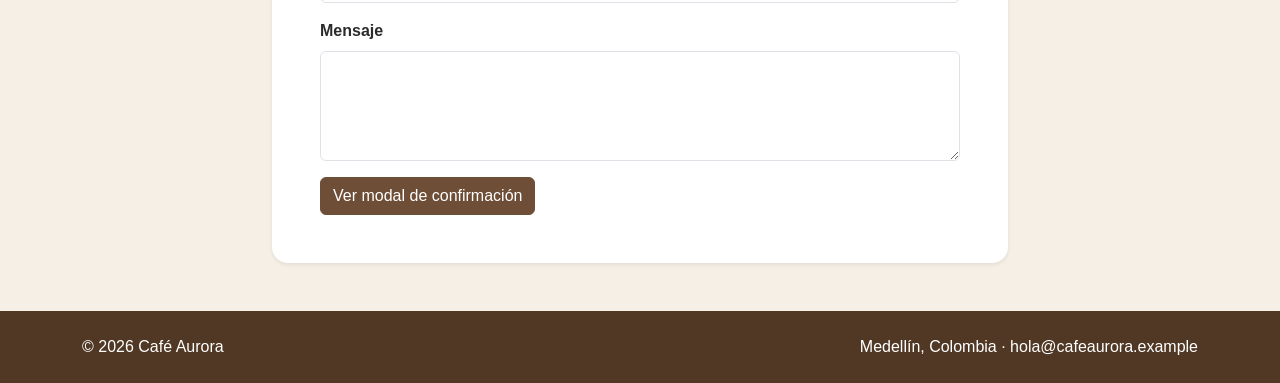
<file: pruebas/landing-bootstrap.html>
<!doctype html>
<html lang="es">
<head>
    <meta charset="utf-8">
    <meta name="viewport" content="width=device-width, initial-scale=1">
    <meta name="description" content="Landing de Café Aurora con componentes de Bootstrap personalizados con la identidad visual de la cafetería.">
    <title>Café Aurora | Una pausa con buen café</title>
    <link href="https://cdn.jsdelivr.net/npm/bootstrap@5.3.8/dist/css/bootstrap.min.css" rel="stylesheet" integrity="sha384-sRIl4kxILFvY47J16cr9ZwB07vP4J8+LH7qKQnuqkuIAvNWLzeN8tE5YBujZqJLB" crossorigin="anonymous">
    <style>
        :root {
            --cafe-primario: #6f4e37;
            --cafe-oscuro: #513824;
            --cafe-acento: #d9822b;
            --cafe-fondo: #f6efe6;
            --cafe-texto: #2b2b2b;
        }

        body {
            background: var(--cafe-fondo);
            color: var(--cafe-texto);
            font-family: Arial, Helvetica, sans-serif;
        }

        .navbar-cafe,
        .footer-cafe {
            background-color: var(--cafe-oscuro);
        }

        .btn-primary {
            --bs-btn-color: #fff;
            --bs-btn-bg: var(--cafe-primario);
            --bs-btn-border-color: var(--cafe-primario);
            --bs-btn-hover-color: #fff;
            --bs-btn-hover-bg: var(--cafe-oscuro);
            --bs-btn-hover-border-color: var(--cafe-oscuro);
            --bs-btn-active-bg: var(--cafe-oscuro);
            --bs-btn-active-border-color: var(--cafe-oscuro);
        }

        .eyebrow {
            color: #9a531b;
            font-size: 0.78rem;
            font-weight: 800;
            letter-spacing: 0.12em;
            text-transform: uppercase;
        }

        .text-cafe {
            color: var(--cafe-oscuro);
        }

        .hero-image,
        .product-image {
            width: 100%;
            object-fit: cover;
        }

        .hero-image {
            max-height: 28rem;
        }

        .product-image {
            aspect-ratio: 16 / 9;
        }

        .card-title {
            color: var(--cafe-primario);
        }

        .form-control:focus,
        .form-select:focus {
            border-color: var(--cafe-acento);
            box-shadow: 0 0 0 0.25rem rgb(217 130 43 / 25%);
        }

        .modal-header-cafe {
            background: var(--cafe-fondo);
        }
    </style>
</head>
<body>
    <nav class="navbar navbar-expand-lg navbar-cafe" data-bs-theme="dark" aria-label="Navegación principal">
        <div class="container">
            <a class="navbar-brand fw-bold" href="#inicio">Café Aurora</a>
            <button class="navbar-toggler" type="button" data-bs-toggle="collapse" data-bs-target="#menuAurora" aria-controls="menuAurora" aria-expanded="false" aria-label="Abrir o cerrar el menú">
                <span class="navbar-toggler-icon"></span>
            </button>
            <div class="collapse navbar-collapse" id="menuAurora">
                <ul class="navbar-nav ms-auto mb-2 mb-lg-0">
                    <li class="nav-item"><a class="nav-link" href="#productos">Favoritos</a></li>
                    <li class="nav-item"><a class="nav-link" href="#reserva">Contacto</a></li>
                </ul>
            </div>
        </div>
    </nav>

    <main id="inicio">
        <section class="container py-5">
            <div class="row align-items-center g-4 g-lg-5">
                <div class="col-lg-6">
                    <p class="eyebrow mb-2">Café colombiano · Medellín</p>
                    <h1 class="display-4 fw-bold text-cafe">Una pausa con buen café</h1>
                    <p class="lead">Granos seleccionados de fincas colombianas, preparados al momento para acompañar tu día.</p>
                    <a class="btn btn-primary btn-lg" href="#productos">Conoce nuestros favoritos</a>
                </div>
                <div class="col-lg-6">
                    <img class="hero-image rounded-4 shadow" src="../img/portada.jpg" alt="Barista preparando café en el mostrador de Café Aurora" width="900" height="600">
                </div>
            </div>
        </section>

        <section class="container py-4" id="productos" aria-labelledby="productos-titulo">
            <div class="mb-4">
                <p class="eyebrow mb-2">Favoritos de la casa</p>
                <h2 class="h1 fw-bold text-cafe" id="productos-titulo">Lo más pedido</h2>
            </div>
            <div class="row row-cols-1 row-cols-md-3 g-4">
                <div class="col">
                    <article class="card h-100 border-0 shadow-sm">
                        <img class="card-img-top product-image" src="../img/latte.jpg" alt="Latte con arte en la espuma servido en una taza" width="600" height="338">
                        <div class="card-body">
                            <h3 class="card-title h5 fw-bold">Latte de la casa</h3>
                            <p class="card-text">Espresso doble con leche vaporizada, preparado al momento.</p>
                        </div>
                    </article>
                </div>
                <div class="col">
                    <article class="card h-100 border-0 shadow-sm">
                        <img class="card-img-top product-image" src="../img/cappuccino.jpg" alt="Cappuccino clásico con espuma servido en una taza" width="600" height="338">
                        <div class="card-body">
                            <h3 class="card-title h5 fw-bold">Cappuccino clásico</h3>
                            <p class="card-text">Espresso con leche y una capa generosa de espuma.</p>
                        </div>
                    </article>
                </div>
                <div class="col">
                    <article class="card h-100 border-0 shadow-sm">
                        <img class="card-img-top product-image" src="../img/filtrado.jpg" alt="Café filtrado cayendo en una jarra de vidrio" width="600" height="338">
                        <div class="card-body">
                            <h3 class="card-title h5 fw-bold">Café filtrado de origen</h3>
                            <p class="card-text">Grano de una sola finca, preparado con método de goteo.</p>
                        </div>
                    </article>
                </div>
            </div>
        </section>

        <section class="container py-5" id="reserva" aria-labelledby="reserva-titulo">
            <div class="row justify-content-center">
                <div class="col-lg-8">
                    <div class="rounded-4 bg-white p-4 p-md-5 shadow-sm">
                        <p class="eyebrow mb-2">Estamos para ayudarte</p>
                        <h2 class="h1 fw-bold text-cafe" id="reserva-titulo">Escríbenos</h2>
                        <p class="mb-4">Déjanos tus datos y cuéntanos cómo podemos ayudarte. Este formulario es demostrativo y no envía información.</p>
                        <form>
                            <div class="row g-3">
                                <div class="col-md-6">
                                    <label class="form-label fw-semibold" for="nombre">Nombre completo</label>
                                    <input class="form-control" id="nombre" name="nombre" type="text" autocomplete="name" required>
                                </div>
                                <div class="col-md-6">
                                    <label class="form-label fw-semibold" for="correo">Correo electrónico</label>
                                    <input class="form-control" id="correo" name="correo" type="email" autocomplete="email" required>
                                </div>
                                <div class="col-12">
                                    <label class="form-label fw-semibold" for="motivo">¿En qué podemos ayudarte?</label>
                                    <select class="form-select" id="motivo" name="motivo" required>
                                        <option value="" selected disabled>Selecciona una opción</option>
                                        <option value="reserva">Reserva de mesa</option>
                                        <option value="empresa">Pedido para empresa</option>
                                        <option value="otro">Otra consulta</option>
                                    </select>
                                </div>
                                <div class="col-12">
                                    <label class="form-label fw-semibold" for="mensaje">Mensaje</label>
                                    <textarea class="form-control" id="mensaje" name="mensaje" rows="4" required></textarea>
                                </div>
                                <div class="col-12">
                                    <button class="btn btn-primary" type="button" data-bs-toggle="modal" data-bs-target="#modalConfirmacion">Ver modal de confirmación</button>
                                </div>
                            </div>
                        </form>
                    </div>
                </div>
            </div>
        </section>
    </main>

    <footer class="footer-cafe py-4 text-white">
        <div class="container d-flex flex-column flex-md-row justify-content-between gap-2">
            <p class="mb-0">© 2026 Café Aurora</p>
            <p class="mb-0">Medellín, Colombia · hola@cafeaurora.example</p>
        </div>
    </footer>

    <div class="modal fade" id="modalConfirmacion" tabindex="-1" aria-labelledby="modalConfirmacionTitulo" aria-hidden="true">
        <div class="modal-dialog modal-dialog-centered">
            <div class="modal-content">
                <div class="modal-header modal-header-cafe">
                    <h2 class="modal-title h5 text-cafe" id="modalConfirmacionTitulo">Gracias por visitar Café Aurora</h2>
                    <button class="btn-close" type="button" data-bs-dismiss="modal" aria-label="Cerrar"></button>
                </div>
                <div class="modal-body">
                    Esta es una demostración del modal de Bootstrap. No se envió ningún mensaje.
                </div>
                <div class="modal-footer">
                    <button class="btn btn-primary" type="button" data-bs-dismiss="modal">Entendido</button>
                </div>
            </div>
        </div>
    </div>

    <script src="https://cdn.jsdelivr.net/npm/bootstrap@5.3.8/dist/js/bootstrap.bundle.min.js" integrity="sha384-FKyoEForCGlyvwx9Hj09JcYn3nv7wiPVlz7YYwJrWVcXK/BmnVDxM+D2scQbITxI" crossorigin="anonymous"></script>
</body>
</html>
</file>
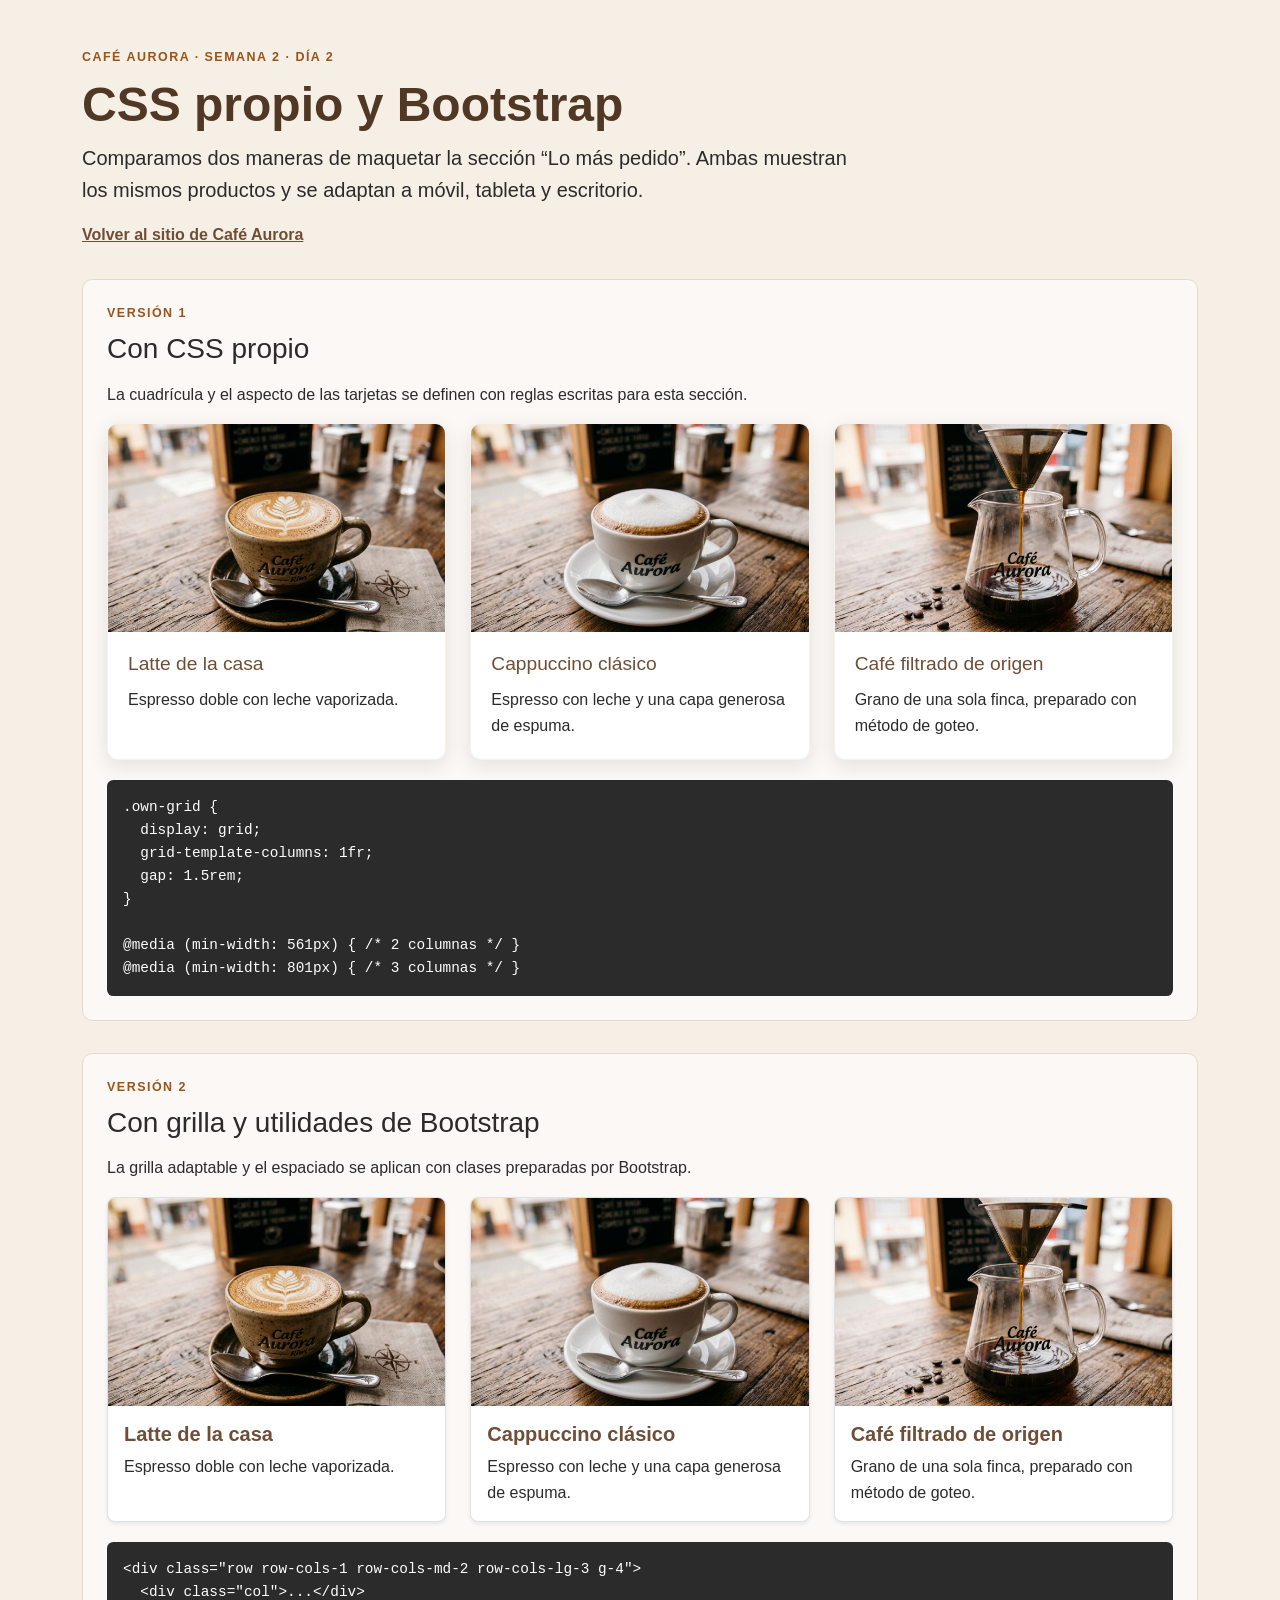
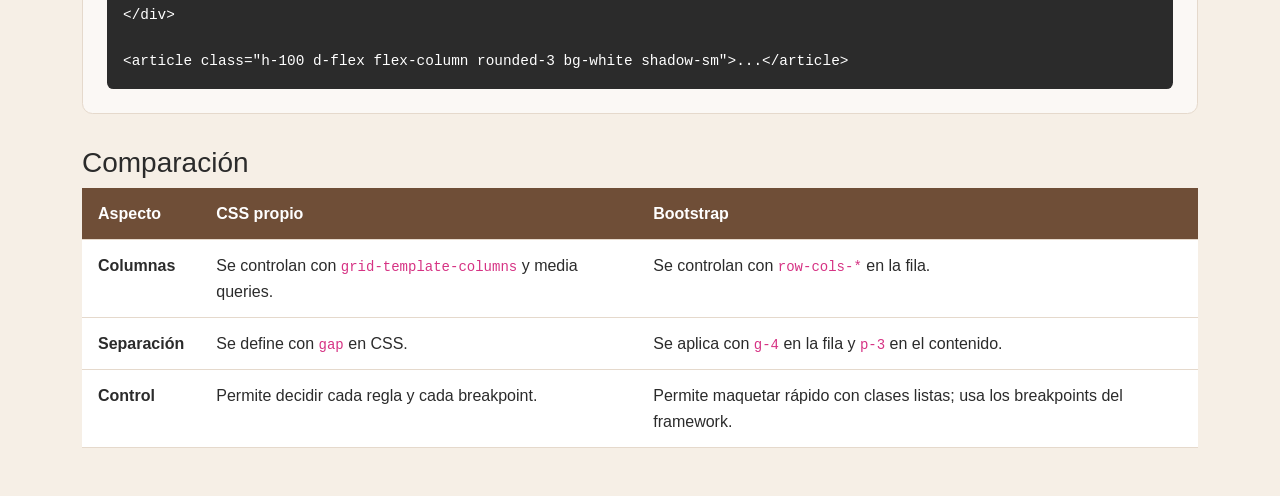
<file: pages/pruebas/comparativa-bootstrap.html>
<!doctype html>
<html lang="es">
<head>
    <meta charset="utf-8">
    <meta name="viewport" content="width=device-width, initial-scale=1">
    <meta name="description" content="Comparación de la sección Lo más pedido de Café Aurora con CSS propio y con la grilla y utilidades de Bootstrap.">
    <title>Comparativa CSS y Bootstrap | Café Aurora</title>
    <link href="https://cdn.jsdelivr.net/npm/bootstrap@5.3.8/dist/css/bootstrap.min.css" rel="stylesheet" integrity="sha384-sRIl4kxILFvY47J16cr9ZwB07vP4J8+LH7qKQnuqkuIAvNWLzeN8tE5YBujZqJLB" crossorigin="anonymous">
    <style>
        :root {
            --color-primario: #6f4e37;
            --color-primario-oscuro: #513824;
            --color-acento: #d9822b;
            --color-texto: #2b2b2b;
            --color-fondo: #f6efe6;
            --color-borde: #e5d9cc;
            --radio: 0.65rem;
            --sombra: 0 6px 20px rgb(43 31 20 / 10%);
        }

        body {
            margin: 0;
            background: var(--color-fondo);
            color: var(--color-texto);
            font-family: Arial, Helvetica, sans-serif;
            line-height: 1.6;
        }

        h1,
        h2,
        h3 {
            color: var(--color-primario-oscuro);
        }

        .page-heading {
            max-width: 48rem;
        }

        .eyebrow {
            color: #9a531b;
            font-size: 0.78rem;
            font-weight: 800;
            letter-spacing: 0.12em;
            text-transform: uppercase;
        }

        .comparison-section {
            margin-top: 2rem;
            padding: 1.5rem;
            border: 1px solid var(--color-borde);
            border-radius: var(--radio);
            background: rgb(255 255 255 / 60%);
        }

        .demo-image {
            display: block;
            width: 100%;
            height: 13rem;
            object-fit: cover;
        }

        .own-grid {
            display: grid;
            grid-template-columns: 1fr;
            gap: 1.5rem;
        }

        .own-card {
            display: flex;
            min-width: 0;
            flex-direction: column;
            overflow: hidden;
            border: 1px solid rgb(111 78 55 / 8%);
            border-radius: var(--radio);
            background: #fff;
            box-shadow: var(--sombra);
        }

        .own-card-content {
            flex: 1;
            padding: 1.25rem;
        }

        .own-card h3 {
            margin: 0 0 0.75rem;
            color: var(--color-primario);
            font-size: 1.2rem;
        }

        .own-card p {
            margin: 0;
        }

        .bootstrap-card-title {
            color: var(--color-primario);
        }

        .code-note {
            overflow-x: auto;
            margin: 1.25rem 0 0;
            padding: 1rem;
            border-radius: 0.4rem;
            background: #2b2b2b;
            color: #fff;
            font-size: 0.9rem;
        }

        .comparison-table-wrap {
            overflow-x: auto;
            margin-top: 2rem;
        }

        .comparison-table {
            width: 100%;
            border-collapse: collapse;
            background: #fff;
        }

        .comparison-table th,
        .comparison-table td {
            padding: 0.8rem 1rem;
            border-bottom: 1px solid var(--color-borde);
            text-align: left;
            vertical-align: top;
        }

        .comparison-table thead {
            background: var(--color-primario);
            color: #fff;
        }

        .back-link {
            color: var(--color-primario);
            font-weight: 700;
        }

        @media (min-width: 561px) {
            .own-grid {
                grid-template-columns: repeat(2, minmax(0, 1fr));
            }
        }

        @media (min-width: 801px) {
            .own-grid {
                grid-template-columns: repeat(3, minmax(0, 1fr));
            }
        }
    </style>
</head>
<body>
    <main class="container py-5">
        <header class="page-heading mb-4">
            <p class="eyebrow mb-2">Café Aurora · Semana 2 · Día 2</p>
            <h1 class="display-5 fw-bold">CSS propio y Bootstrap</h1>
            <p class="lead">Comparamos dos maneras de maquetar la sección “Lo más pedido”. Ambas muestran los mismos productos y se adaptan a móvil, tableta y escritorio.</p>
            <a class="back-link" href="../../index.html">Volver al sitio de Café Aurora</a>
        </header>

        <section class="comparison-section" aria-labelledby="own-heading">
            <p class="eyebrow mb-2">Versión 1</p>
            <h2 id="own-heading" class="h3 mb-3">Con CSS propio</h2>
            <p>La cuadrícula y el aspecto de las tarjetas se definen con reglas escritas para esta sección.</p>

            <div class="own-grid">
                <article class="own-card">
                    <img class="demo-image" src="../../img/latte.jpg" alt="Latte con arte en la espuma servido en una taza">
                    <div class="own-card-content">
                        <h3>Latte de la casa</h3>
                        <p>Espresso doble con leche vaporizada.</p>
                    </div>
                </article>
                <article class="own-card">
                    <img class="demo-image" src="../../img/cappuccino.jpg" alt="Cappuccino clásico con espuma servido en una taza">
                    <div class="own-card-content">
                        <h3>Cappuccino clásico</h3>
                        <p>Espresso con leche y una capa generosa de espuma.</p>
                    </div>
                </article>
                <article class="own-card">
                    <img class="demo-image" src="../../img/filtrado.jpg" alt="Café filtrado cayendo en una jarra de vidrio">
                    <div class="own-card-content">
                        <h3>Café filtrado de origen</h3>
                        <p>Grano de una sola finca, preparado con método de goteo.</p>
                    </div>
                </article>
            </div>

            <pre class="code-note"><code>.own-grid {
  display: grid;
  grid-template-columns: 1fr;
  gap: 1.5rem;
}

@media (min-width: 561px) { /* 2 columnas */ }
@media (min-width: 801px) { /* 3 columnas */ }</code></pre>
        </section>

        <section class="comparison-section" aria-labelledby="bootstrap-heading">
            <p class="eyebrow mb-2">Versión 2</p>
            <h2 id="bootstrap-heading" class="h3 mb-3">Con grilla y utilidades de Bootstrap</h2>
            <p>La grilla adaptable y el espaciado se aplican con clases preparadas por Bootstrap.</p>

            <div class="row row-cols-1 row-cols-md-2 row-cols-lg-3 g-4">
                <div class="col">
                    <article class="h-100 d-flex flex-column overflow-hidden rounded-3 border bg-white shadow-sm">
                        <img class="demo-image object-fit-cover" src="../../img/latte.jpg" alt="Latte con arte en la espuma servido en una taza">
                        <div class="d-flex flex-grow-1 flex-column p-3">
                            <h3 class="bootstrap-card-title h5 fw-bold">Latte de la casa</h3>
                            <p class="mb-0">Espresso doble con leche vaporizada.</p>
                        </div>
                    </article>
                </div>
                <div class="col">
                    <article class="h-100 d-flex flex-column overflow-hidden rounded-3 border bg-white shadow-sm">
                        <img class="demo-image object-fit-cover" src="../../img/cappuccino.jpg" alt="Cappuccino clásico con espuma servido en una taza">
                        <div class="d-flex flex-grow-1 flex-column p-3">
                            <h3 class="bootstrap-card-title h5 fw-bold">Cappuccino clásico</h3>
                            <p class="mb-0">Espresso con leche y una capa generosa de espuma.</p>
                        </div>
                    </article>
                </div>
                <div class="col">
                    <article class="h-100 d-flex flex-column overflow-hidden rounded-3 border bg-white shadow-sm">
                        <img class="demo-image object-fit-cover" src="../../img/filtrado.jpg" alt="Café filtrado cayendo en una jarra de vidrio">
                        <div class="d-flex flex-grow-1 flex-column p-3">
                            <h3 class="bootstrap-card-title h5 fw-bold">Café filtrado de origen</h3>
                            <p class="mb-0">Grano de una sola finca, preparado con método de goteo.</p>
                        </div>
                    </article>
                </div>
            </div>

            <pre class="code-note"><code>&lt;div class="row row-cols-1 row-cols-md-2 row-cols-lg-3 g-4"&gt;
  &lt;div class="col"&gt;...&lt;/div&gt;
&lt;/div&gt;

&lt;article class="h-100 d-flex flex-column rounded-3 bg-white shadow-sm"&gt;...&lt;/article&gt;</code></pre>
        </section>

        <section class="comparison-table-wrap" aria-labelledby="comparison-heading">
            <h2 id="comparison-heading" class="h3">Comparación</h2>
            <table class="comparison-table">
                <thead>
                    <tr>
                        <th scope="col">Aspecto</th>
                        <th scope="col">CSS propio</th>
                        <th scope="col">Bootstrap</th>
                    </tr>
                </thead>
                <tbody>
                    <tr>
                        <th scope="row">Columnas</th>
                        <td>Se controlan con <code>grid-template-columns</code> y media queries.</td>
                        <td>Se controlan con <code>row-cols-*</code> en la fila.</td>
                    </tr>
                    <tr>
                        <th scope="row">Separación</th>
                        <td>Se define con <code>gap</code> en CSS.</td>
                        <td>Se aplica con <code>g-4</code> en la fila y <code>p-3</code> en el contenido.</td>
                    </tr>
                    <tr>
                        <th scope="row">Control</th>
                        <td>Permite decidir cada regla y cada breakpoint.</td>
                        <td>Permite maquetar rápido con clases listas; usa los breakpoints del framework.</td>
                    </tr>
                </tbody>
            </table>
        </section>
    </main>
</body>
</html>
</file>
<file: css/styles.css>
:root {
    --cafe-primario: #6f4e37;
    --cafe-oscuro: #513824;
    --cafe-acento: #d9822b;
    --cafe-fondo: #f6efe6;
    --cafe-texto: #2b2b2b;
    --bs-primary: #513824;
    --bs-primary-rgb: 81, 56, 36;
    --bs-link-color: #6f4e37;
    --bs-link-color-rgb: 111, 78, 55;
    --bs-link-hover-color: #513824;
    --bs-link-hover-color-rgb: 81, 56, 36;
    --bs-body-bg: #f6efe6;
    --bs-body-color: #2b2b2b;
}

body {
    font-family: Arial, Helvetica, sans-serif;
}

.navbar-cafe,
.footer-cafe {
    background-color: var(--cafe-oscuro);
}

.btn-primary {
    --bs-btn-color: #fff;
    --bs-btn-bg: var(--cafe-primario);
    --bs-btn-border-color: var(--cafe-primario);
    --bs-btn-hover-color: #fff;
    --bs-btn-hover-bg: var(--cafe-oscuro);
    --bs-btn-hover-border-color: var(--cafe-oscuro);
    --bs-btn-active-bg: var(--cafe-oscuro);
    --bs-btn-active-border-color: var(--cafe-oscuro);
    --bs-btn-focus-shadow-rgb: 111, 78, 55;
}

.btn-outline-primary {
    --bs-btn-color: var(--cafe-primario);
    --bs-btn-border-color: var(--cafe-primario);
    --bs-btn-hover-color: #fff;
    --bs-btn-hover-bg: var(--cafe-primario);
    --bs-btn-hover-border-color: var(--cafe-primario);
    --bs-btn-active-bg: var(--cafe-oscuro);
    --bs-btn-active-border-color: var(--cafe-oscuro);
    --bs-btn-focus-shadow-rgb: 111, 78, 55;
}

.text-cafe,
.card-title {
    color: var(--cafe-oscuro);
}

.eyebrow {
    color: #9a531b;
    font-size: 0.78rem;
    font-weight: 800;
    letter-spacing: 0.12em;
    text-transform: uppercase;
}

.product-image {
    width: 100%;
    height: clamp(10rem, 18vw, 14rem);
    object-fit: cover;
}

.hero-image {
    width: 100%;
    max-height: 21rem;
    object-fit: cover;
}

.carousel-image {
    height: clamp(14rem, 23vw, 19rem);
    object-fit: cover;
}

.carousel-caption {
    right: 20%;
    left: 20%;
    padding: 0.45rem 0.75rem;
    border-radius: 0.5rem;
    background: rgb(43 31 20 / 75%);
}

.form-control:focus,
.form-select:focus {
    border-color: var(--cafe-acento);
    box-shadow: 0 0 0 0.25rem rgb(217 130 43 / 25%);
}
</file>
